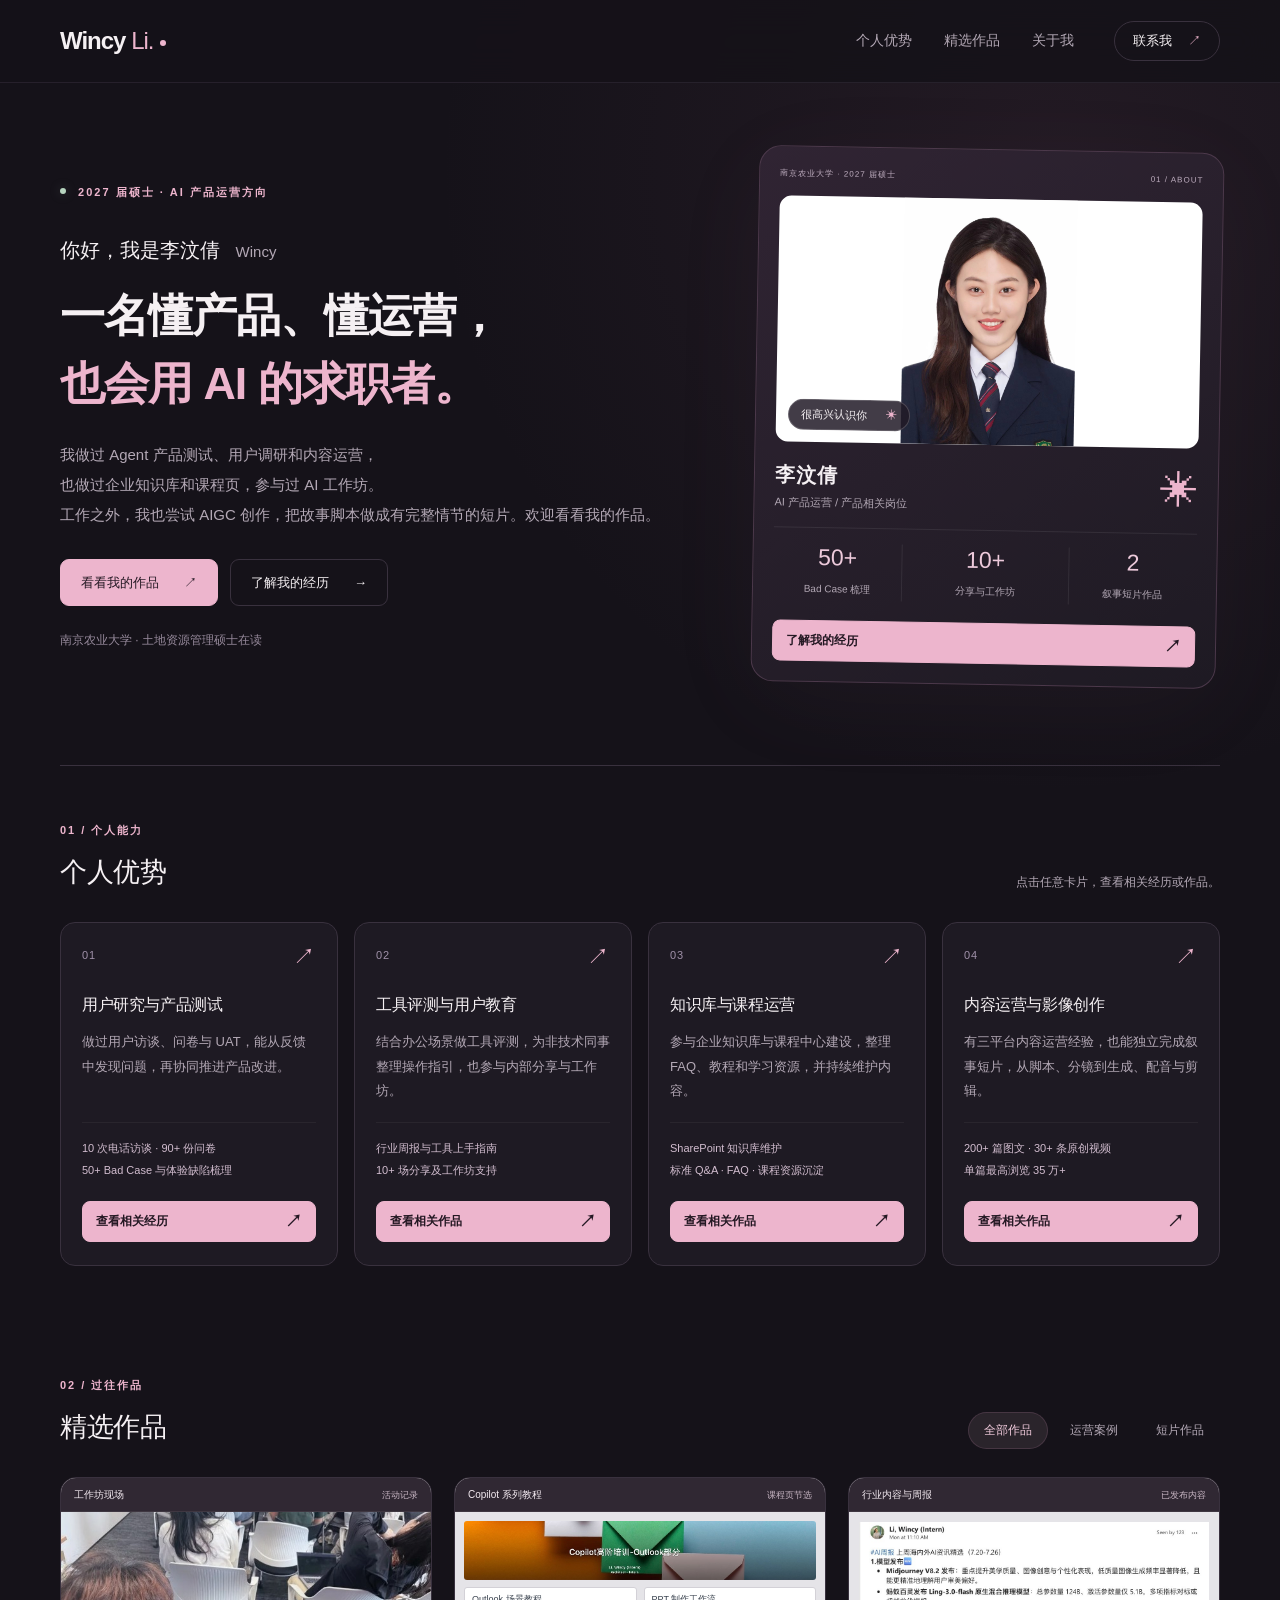
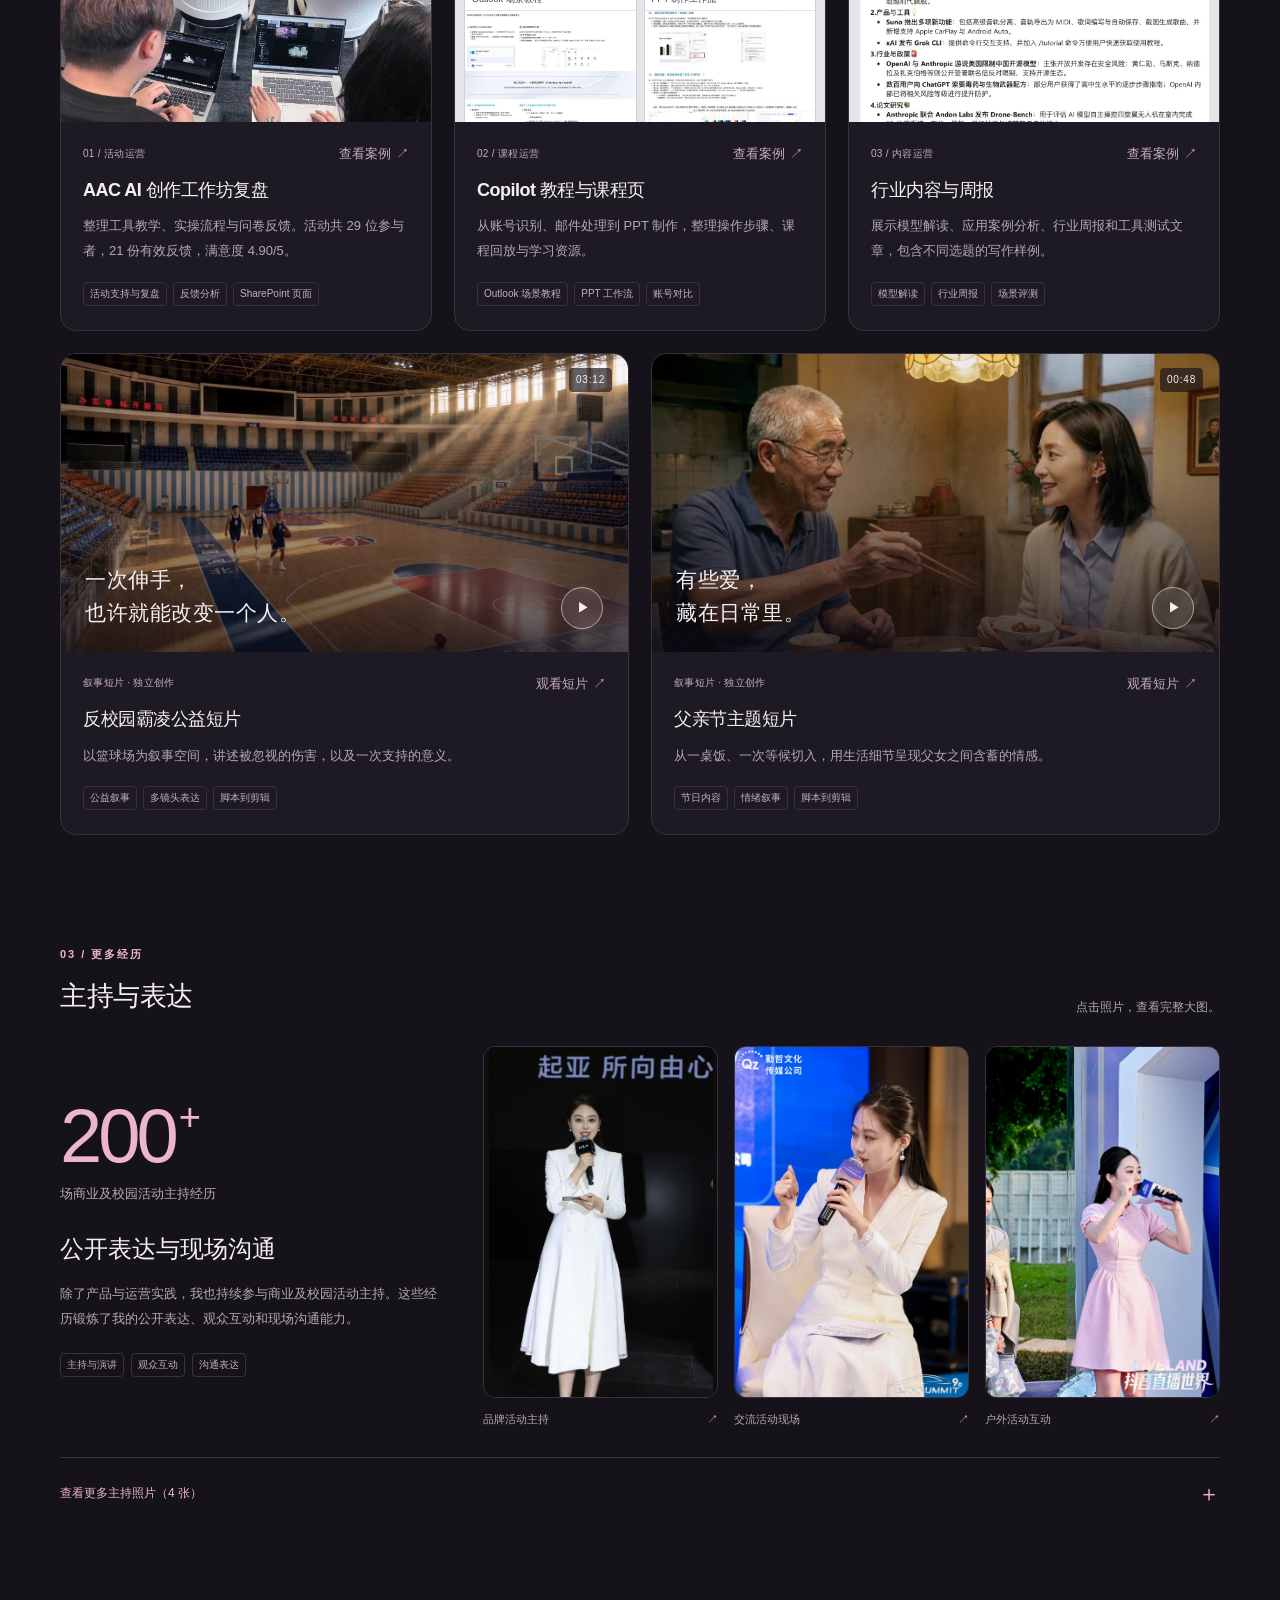
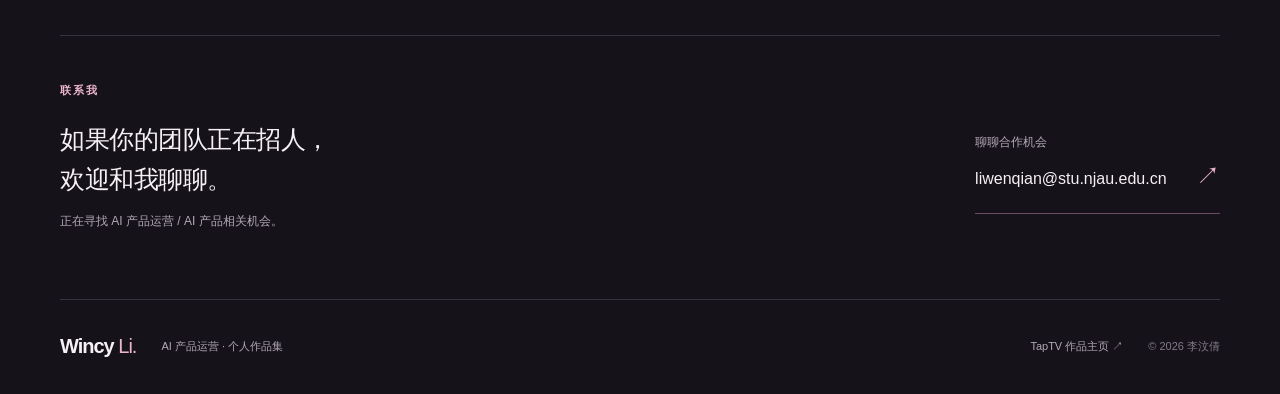
<file: index.html>
<!doctype html><html lang="zh-CN"><head><meta charset="utf-8"><meta name="viewport" content="width=device-width, initial-scale=1"><meta name="description" content="李汶倩，南京农业大学 2027 届硕士，关注 AI 产品运营、用户教育与 AIGC 创作。查看精选运营案例与 AI 短片。"><meta name="theme-color" content="#151219"><title>AI 产品运营 · 个人作品集｜李汶倩 Wincy Li</title><link rel="stylesheet" href="styles.css?v=experience-1"><link rel="stylesheet" href="home.css?v=experience-1"><script src="script.js?v=hosting-1" defer></script></head><body><a class="skip-link" href="#main">跳到主要内容</a><header class="site-header"><nav class="nav shell" aria-label="主导航"><a class="brand" href="index.html" aria-label="李汶倩首页">Wincy<span> Li.</span><i></i></a><div class="nav-links"><a href="index.html#strengths">个人优势</a><a href="index.html#work">精选作品</a><a href="about.html">关于我</a></div><a class="nav-contact" href="mailto:liwenqian@stu.njau.edu.cn">联系我 <span aria-hidden="true">↗</span></a></nav></header>
<main id="main">
<section class="hero shell">
  <div class="hero-copy"><p class="eyebrow"><span class="status-dot"></span> 2027 届硕士 · AI 产品运营方向</p>
    <p class="hello">你好，我是李汶倩 <span>Wincy</span></p>
    <h1 class="direct-headline">一名懂产品、懂运营，<br><em>也会用 AI 的求职者。</em></h1>
    <p class="hero-description">我做过 Agent 产品测试、用户调研和内容运营，<br class="desktop-break">也做过企业知识库和课程页，参与过 AI 工作坊。<br class="desktop-break">工作之外，我也尝试 AIGC 创作，把故事脚本做成有完整情节的短片。欢迎看看我的作品。</p>
    <div class="hero-actions"><a class="button primary" href="#work">看看我的作品 <span>↗</span></a><a class="button secondary" href="about.html">了解我的经历 <span>→</span></a></div>
    <p class="hero-footnote">南京农业大学 · 土地资源管理硕士在读</p>
  </div>
  <a class="profile-card interactive-card" href="about.html" aria-label="了解李汶倩的经历"><div class="profile-topline"><span>南京农业大学 · 2027 届硕士</span><span>01 / ABOUT</span></div>
    <div class="profile-photo"><img src="assets/profile.jpg" alt="李汶倩个人照片" width="600" height="800" fetchpriority="high"><span class="photo-label">很高兴认识你 <i>✳</i></span></div>
    <div class="profile-caption"><div><strong>李汶倩</strong><span>AI 产品运营 / 产品相关岗位</span></div><span class="sparkle" aria-hidden="true">✳</span></div>
    <div class="profile-facts"><div><strong>50+</strong><span>Bad Case 梳理</span></div><div><strong>10+</strong><span>分享与工作坊</span></div><div><strong>2</strong><span>叙事短片作品</span></div></div>
    <span class="profile-cta">了解我的经历 <span aria-hidden="true">↗</span></span>
  </a>
</section>
<section class="section shell strengths" id="strengths">
  <div class="section-heading"><div><p class="eyebrow">01 / 个人能力</p><h2>个人优势</h2></div><p>点击任意卡片，查看相关经历或作品。</p></div>
  <div class="strength-grid">
    <a class="strength-card interactive-card" href="about.html" aria-label="用户研究与产品测试：查看相关经历"><span class="card-number">01 <i aria-hidden="true">↗</i></span><h3>用户研究与产品测试</h3><p>做过用户访谈、问卷与 UAT，能从反馈中发现问题，再协同推进产品改进。</p><div class="evidence">10 次电话访谈 · 90+ 份问卷<br>50+ Bad Case 与体验缺陷梳理</div><span class="strength-link">查看相关经历 <span aria-hidden="true">↗</span></span></a>
    <a class="strength-card interactive-card" href="projects/ai-content.html" aria-label="工具评测与用户教育：查看相关作品"><span class="card-number">02 <i aria-hidden="true">↗</i></span><h3>工具评测与用户教育</h3><p>结合办公场景做工具评测，为非技术同事整理操作指引，也参与内部分享与工作坊。</p><div class="evidence">行业周报与工具上手指南<br>10+ 场分享及工作坊支持</div><span class="strength-link">查看相关作品 <span aria-hidden="true">↗</span></span></a>
    <a class="strength-card interactive-card" href="projects/knowledge.html" aria-label="知识库与课程运营：查看相关作品"><span class="card-number">03 <i aria-hidden="true">↗</i></span><h3>知识库与课程运营</h3><p>参与企业知识库与课程中心建设，整理 FAQ、教程和学习资源，并持续维护内容。</p><div class="evidence">SharePoint 知识库维护<br>标准 Q&amp;A · FAQ · 课程资源沉淀</div><span class="strength-link">查看相关作品 <span aria-hidden="true">↗</span></span></a>
    <a class="strength-card interactive-card" href="projects/anti-bullying.html" aria-label="内容运营与影像创作：查看相关作品"><span class="card-number">04 <i aria-hidden="true">↗</i></span><h3>内容运营与影像创作</h3><p>有三平台内容运营经验，也能独立完成叙事短片，从脚本、分镜到生成、配音与剪辑。</p><div class="evidence">200+ 篇图文 · 30+ 条原创视频<br>单篇最高浏览 35 万+</div><span class="strength-link">查看相关作品 <span aria-hidden="true">↗</span></span></a>
  </div>
</section>
<section class="section shell" id="work">
  <div class="section-heading"><div><p class="eyebrow">02 / 过往作品</p><h2>精选作品</h2></div><div class="filters" role="group" aria-label="作品分类"><button class="filter active" data-filter="all" aria-pressed="true">全部作品</button><button class="filter" data-filter="operations" aria-pressed="false">运营案例</button><button class="filter" data-filter="film" aria-pressed="false">短片作品</button></div></div>
  <p class="sr-only" id="filter-status" aria-live="polite"></p>
  <div class="work-grid">
    <article class="work-card" data-category="operations"><a class="work-link" href="projects/community.html"><div class="work-cover cover-real cover-live"><div class="cover-kicker"><span>工作坊现场</span><span>活动记录</span></div><div class="real-media"><img src="assets/work/workshop-live.jpg" alt="AAC 创作工作坊真实现场：参与者使用笔记本电脑进行创作实操" loading="lazy" width="582" height="389"></div></div><div class="work-body"><div class="work-meta"><span>01 / 活动运营</span><span>查看案例 ↗</span></div><h3>AAC AI 创作工作坊复盘</h3><p>整理工具教学、实操流程与问卷反馈。活动共 29 位参与者，21 份有效反馈，满意度 4.90/5。</p><div class="tags"><span>活动支持与复盘</span><span>反馈分析</span><span>SharePoint 页面</span></div></div></a></article>
    <article class="work-card" data-category="operations"><a class="work-link" href="projects/knowledge.html"><div class="work-cover cover-real cover-course"><div class="cover-kicker"><span>Copilot 系列教程</span><span>课程页节选</span></div><div class="course-preview"><img class="course-banner" src="assets/work/outlook-course-header.jpg" alt="Copilot Outlook 课程页的原始横幅" loading="lazy" width="1099" height="183"><div class="course-preview-grid"><div><span>Outlook 场景教程</span><img src="assets/work/outlook-guide.jpg" alt="Outlook 教程中的操作步骤与界面截图" loading="lazy"></div><div><span>PPT 制作工作流</span><img src="assets/work/copilot-guide.jpg" alt="Copilot PPT 教程中的功能演示与课后工作流" loading="lazy"></div></div></div></div><div class="work-body"><div class="work-meta"><span>02 / 课程运营</span><span>查看案例 ↗</span></div><h3>Copilot 教程与课程页</h3><p>从账号识别、邮件处理到 PPT 制作，整理操作步骤、课程回放与学习资源。</p><div class="tags"><span>Outlook 场景教程</span><span>PPT 工作流</span><span>账号对比</span></div></div></a></article>
    <article class="work-card" data-category="operations"><a class="work-link" href="projects/ai-content.html"><div class="work-cover cover-real cover-editorial"><div class="cover-kicker"><span>行业内容与周报</span><span>已发布内容</span></div><div class="real-media"><img src="assets/work/weekly-post-cover.jpg" alt="李汶倩发布的行业周报原文截图，包含模型、产品与行业动态栏目" loading="lazy" width="1096" height="650"></div></div><div class="work-body"><div class="work-meta"><span>03 / 内容运营</span><span>查看案例 ↗</span></div><h3>行业内容与周报</h3><p>展示模型解读、应用案例分析、行业周报和工具测试文章，包含不同选题的写作样例。</p><div class="tags"><span>模型解读</span><span>行业周报</span><span>场景评测</span></div></div></a></article>
    <article class="work-card film-card" data-category="film"><a class="work-link" href="projects/anti-bullying.html"><div class="work-cover film-cover"><img src="assets/work/anti-bullying.jpg" alt="反校园霸凌短片：阳光下的篮球场" loading="lazy" width="1280" height="720"><span class="play-icon" aria-hidden="true">▶</span><span class="film-duration">03:12</span><span class="film-overlay-title">一次伸手，<br>也许就能改变一个人。</span></div><div class="work-body"><div class="work-meta"><span>叙事短片 · 独立创作</span><span>观看短片 ↗</span></div><h3>反校园霸凌公益短片</h3><p>以篮球场为叙事空间，讲述被忽视的伤害，以及一次支持的意义。</p><div class="tags"><span>公益叙事</span><span>多镜头表达</span><span>脚本到剪辑</span></div></div></a></article>
    <article class="work-card film-card" data-category="film"><a class="work-link" href="projects/fathers-day.html"><div class="work-cover film-cover"><img src="assets/work/fathers-day.jpg" alt="父亲节短片：父亲与女儿围坐餐桌" loading="lazy" width="1280" height="720"><span class="play-icon" aria-hidden="true">▶</span><span class="film-duration">00:48</span><span class="film-overlay-title">有些爱，<br>藏在日常里。</span></div><div class="work-body"><div class="work-meta"><span>叙事短片 · 独立创作</span><span>观看短片 ↗</span></div><h3>父亲节主题短片</h3><p>从一桌饭、一次等候切入，用生活细节呈现父女之间含蓄的情感。</p><div class="tags"><span>节日内容</span><span>情绪叙事</span><span>脚本到剪辑</span></div></div></a></article>
  </div>
</section>
<section class="section shell hosting" id="hosting" aria-labelledby="hosting-title">
  <div class="section-heading"><div><p class="eyebrow">03 / 更多经历</p><h2 id="hosting-title">主持与表达</h2></div><p>点击照片，查看完整大图。</p></div>
  <div class="hosting-layout">
    <div class="hosting-intro">
      <p class="hosting-count"><strong>200<span>+</span></strong><span>场商业及校园活动主持经历</span></p>
      <h3>公开表达与现场沟通</h3>
      <p>除了产品与运营实践，我也持续参与商业及校园活动主持。这些经历锻炼了我的公开表达、观众互动和现场沟通能力。</p>
      <div class="tags hosting-tags"><span>主持与演讲</span><span>观众互动</span><span>沟通表达</span></div>
    </div>
    <div class="hosting-gallery hosting-featured">
      <figure><a href="assets/hosting/event-01.jpg" data-zoom aria-label="放大查看：品牌活动主持"><img src="assets/hosting/event-01.jpg" alt="李汶倩身着白色礼服，手持话筒主持品牌活动" width="1025" height="1600" loading="lazy"></a><figcaption>品牌活动主持 <span aria-hidden="true">↗</span></figcaption></figure>
      <figure><a href="assets/hosting/event-04.jpg" data-zoom aria-label="放大查看：交流活动现场"><img src="assets/hosting/event-04.jpg" alt="李汶倩在交流活动现场，手持话筒发言" width="1066" height="1600" loading="lazy"></a><figcaption>交流活动现场 <span aria-hidden="true">↗</span></figcaption></figure>
      <figure><a href="assets/hosting/event-03.jpg" data-zoom aria-label="放大查看：户外活动互动"><img src="assets/hosting/event-03.jpg" alt="李汶倩身着粉色礼服，在户外活动现场主持互动" width="1067" height="1600" loading="lazy"></a><figcaption>户外活动互动 <span aria-hidden="true">↗</span></figcaption></figure>
    </div>
  </div>
  <details class="hosting-more">
    <summary><span class="hosting-more-closed">查看更多主持照片（4 张）</span><span class="hosting-more-open">收起更多照片</span><span class="hosting-toggle" aria-hidden="true">＋</span></summary>
    <div class="hosting-gallery hosting-additional">
      <figure><a href="assets/hosting/event-02.jpg" data-zoom aria-label="放大查看：商业活动现场"><img src="assets/hosting/event-02.jpg" alt="李汶倩身着白色西装，手持主持卡站在活动背景板前" width="1600" height="1067" loading="lazy"></a><figcaption>商业活动现场 <span aria-hidden="true">↗</span></figcaption></figure>
      <figure><a href="assets/hosting/event-05.jpg" data-zoom aria-label="放大查看：品牌活动现场"><img src="assets/hosting/event-05.jpg" alt="李汶倩在粉色品牌活动背景前主持" width="1600" height="1064" loading="lazy"></a><figcaption>品牌活动现场 <span aria-hidden="true">↗</span></figcaption></figure>
      <figure><a href="assets/hosting/event-06.jpg" data-zoom aria-label="放大查看：商会活动主持"><img src="assets/hosting/event-06.jpg" alt="李汶倩在杭州市舟山商会活动背景前，手持话筒与主持卡" width="1600" height="1065" loading="lazy"></a><figcaption>商会活动主持 <span aria-hidden="true">↗</span></figcaption></figure>
      <figure><a href="assets/hosting/event-07.jpg" data-zoom aria-label="放大查看：舞台主持现场"><img src="assets/hosting/event-07.jpg" alt="李汶倩在红色舞台背景前，面向观众持麦主持" width="1600" height="1067" loading="lazy"></a><figcaption>舞台主持现场 <span aria-hidden="true">↗</span></figcaption></figure>
    </div>
  </details>
</section>
<section class="contact-section shell"><div><p class="eyebrow">联系我</p><h2>如果你的团队正在招人，<br>欢迎和我聊聊。</h2><p>正在寻找 AI 产品运营 / AI 产品相关机会。</p></div><a class="contact-link" href="mailto:liwenqian@stu.njau.edu.cn"><span>聊聊合作机会</span><strong>liwenqian@stu.njau.edu.cn <i>↗</i></strong></a></section>
</main><footer class="footer shell"><a class="brand" href="index.html">Wincy<span> Li.</span></a><p>AI 产品运营 · 个人作品集</p><a href="https://app.tapnow.ai/creator/profile/c95d3948-c4e1-45f8-b459-59875f0d29db" target="_blank" rel="noopener noreferrer">TapTV 作品主页 ↗</a><span class="copyright">© 2026 李汶倩</span></footer></body></html>
</file>
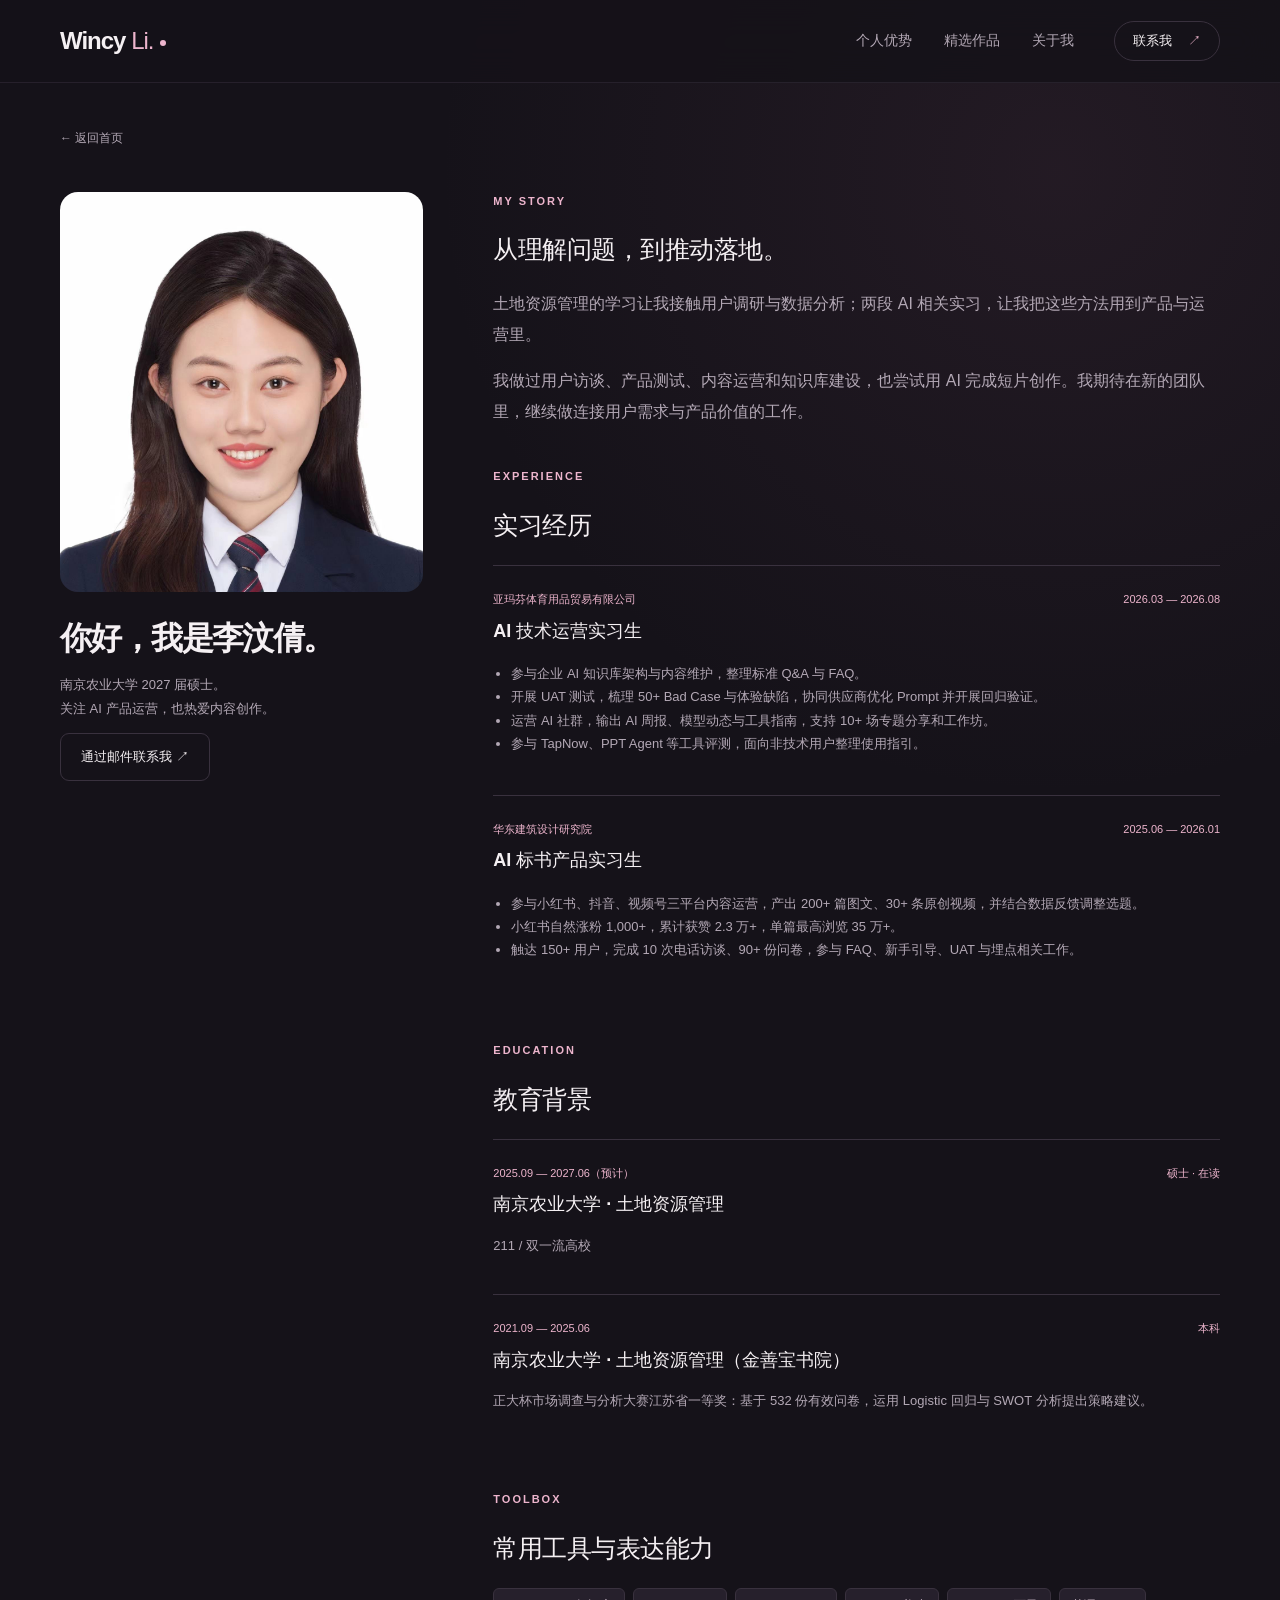
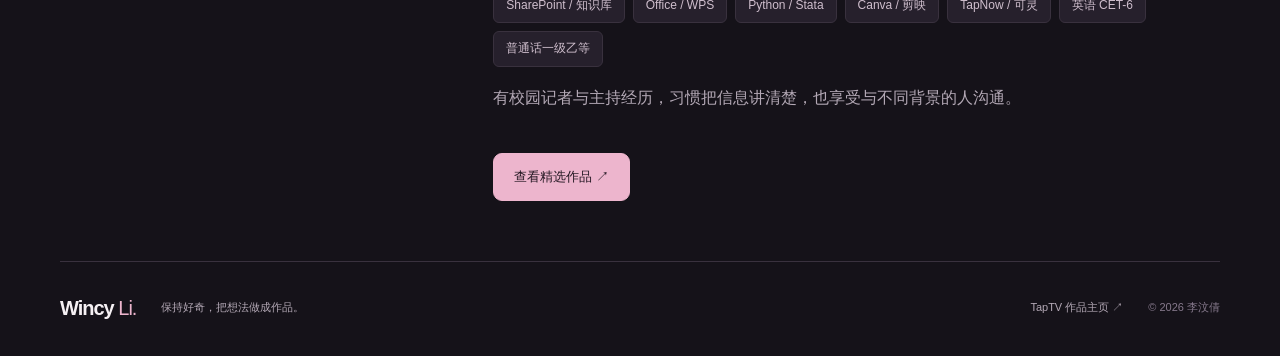
<file: about.html>
<!doctype html><html lang="zh-CN"><head><meta charset="utf-8"><meta name="viewport" content="width=device-width, initial-scale=1"><meta name="description" content="李汶倩的教育背景、AI 技术运营与 AI 标书产品实习经历。"><meta name="theme-color" content="#151219"><title>关于我｜李汶倩 Wincy Li</title><link rel="stylesheet" href="styles.css?v=portfolio-3"><script src="script.js?v=portfolio-3" defer></script></head><body><a class="skip-link" href="#main">跳到主要内容</a><header class="site-header"><nav class="nav shell" aria-label="主导航"><a class="brand" href="index.html" aria-label="李汶倩首页">Wincy<span> Li.</span><i></i></a><div class="nav-links"><a href="index.html#strengths">个人优势</a><a href="index.html#work">精选作品</a><a href="about.html">关于我</a></div><a class="nav-contact" href="mailto:liwenqian@stu.njau.edu.cn">联系我 <span aria-hidden="true">↗</span></a></nav></header>
<main id="main" class="detail-main shell"><a href="index.html" class="breadcrumb">← 返回首页</a><div class="about-layout">
<aside class="about-aside"><img src="assets/profile.jpg" alt="李汶倩" width="600" height="800"><h1>你好，我是李汶倩。</h1><p>南京农业大学 2027 届硕士。<br>关注 AI 产品运营，也热爱内容创作。</p><a class="button secondary" href="mailto:liwenqian@stu.njau.edu.cn">通过邮件联系我 ↗</a></aside>
<div class="about-content"><section class="about-block"><p class="eyebrow">MY STORY</p><h2>从理解问题，到推动落地。</h2><p class="detail-lead">土地资源管理的学习让我接触用户调研与数据分析；两段 AI 相关实习，让我把这些方法用到产品与运营里。</p><p class="detail-lead">我做过用户访谈、产品测试、内容运营和知识库建设，也尝试用 AI 完成短片创作。我期待在新的团队里，继续做连接用户需求与产品价值的工作。</p></section>
<section class="about-block"><p class="eyebrow">EXPERIENCE</p><h2>实习经历</h2>
<article class="timeline-item"><div class="timeline-meta"><span>亚玛芬体育用品贸易有限公司</span><span>2026.03 — 2026.08</span></div><h3>AI 技术运营实习生</h3><ul><li>参与企业 AI 知识库架构与内容维护，整理标准 Q&amp;A 与 FAQ。</li><li>开展 UAT 测试，梳理 50+ Bad Case 与体验缺陷，协同供应商优化 Prompt 并开展回归验证。</li><li>运营 AI 社群，输出 AI 周报、模型动态与工具指南，支持 10+ 场专题分享和工作坊。</li><li>参与 TapNow、PPT Agent 等工具评测，面向非技术用户整理使用指引。</li></ul></article>
<article class="timeline-item"><div class="timeline-meta"><span>华东建筑设计研究院</span><span>2025.06 — 2026.01</span></div><h3>AI 标书产品实习生</h3><ul><li>参与小红书、抖音、视频号三平台内容运营，产出 200+ 篇图文、30+ 条原创视频，并结合数据反馈调整选题。</li><li>小红书自然涨粉 1,000+，累计获赞 2.3 万+，单篇最高浏览 35 万+。</li><li>触达 150+ 用户，完成 10 次电话访谈、90+ 份问卷，参与 FAQ、新手引导、UAT 与埋点相关工作。</li></ul></article></section>
<section class="about-block"><p class="eyebrow">EDUCATION</p><h2>教育背景</h2><article class="timeline-item"><div class="timeline-meta"><span>2025.09 — 2027.06（预计）</span><span>硕士 · 在读</span></div><h3>南京农业大学 · 土地资源管理</h3><p>211 / 双一流高校</p></article><article class="timeline-item"><div class="timeline-meta"><span>2021.09 — 2025.06</span><span>本科</span></div><h3>南京农业大学 · 土地资源管理（金善宝书院）</h3><p>正大杯市场调查与分析大赛江苏省一等奖：基于 532 份有效问卷，运用 Logistic 回归与 SWOT 分析提出策略建议。</p></article></section>
<section class="about-block"><p class="eyebrow">TOOLBOX</p><h2>常用工具与表达能力</h2><div class="skill-list"><span>SharePoint / 知识库</span><span>Office / WPS</span><span>Python / Stata</span><span>Canva / 剪映</span><span>TapNow / 可灵</span><span>英语 CET-6</span><span>普通话一级乙等</span></div><p class="detail-lead">有校园记者与主持经历，习惯把信息讲清楚，也享受与不同背景的人沟通。</p></section>
<a class="button primary" href="index.html#work">查看精选作品 ↗</a></div></div></main><footer class="footer shell"><a class="brand" href="index.html">Wincy<span> Li.</span></a><p>保持好奇，把想法做成作品。</p><a href="https://app.tapnow.ai/creator/profile/c95d3948-c4e1-45f8-b459-59875f0d29db" target="_blank" rel="noopener noreferrer">TapTV 作品主页 ↗</a><span class="copyright">© 2026 李汶倩</span></footer></body></html>
</file>
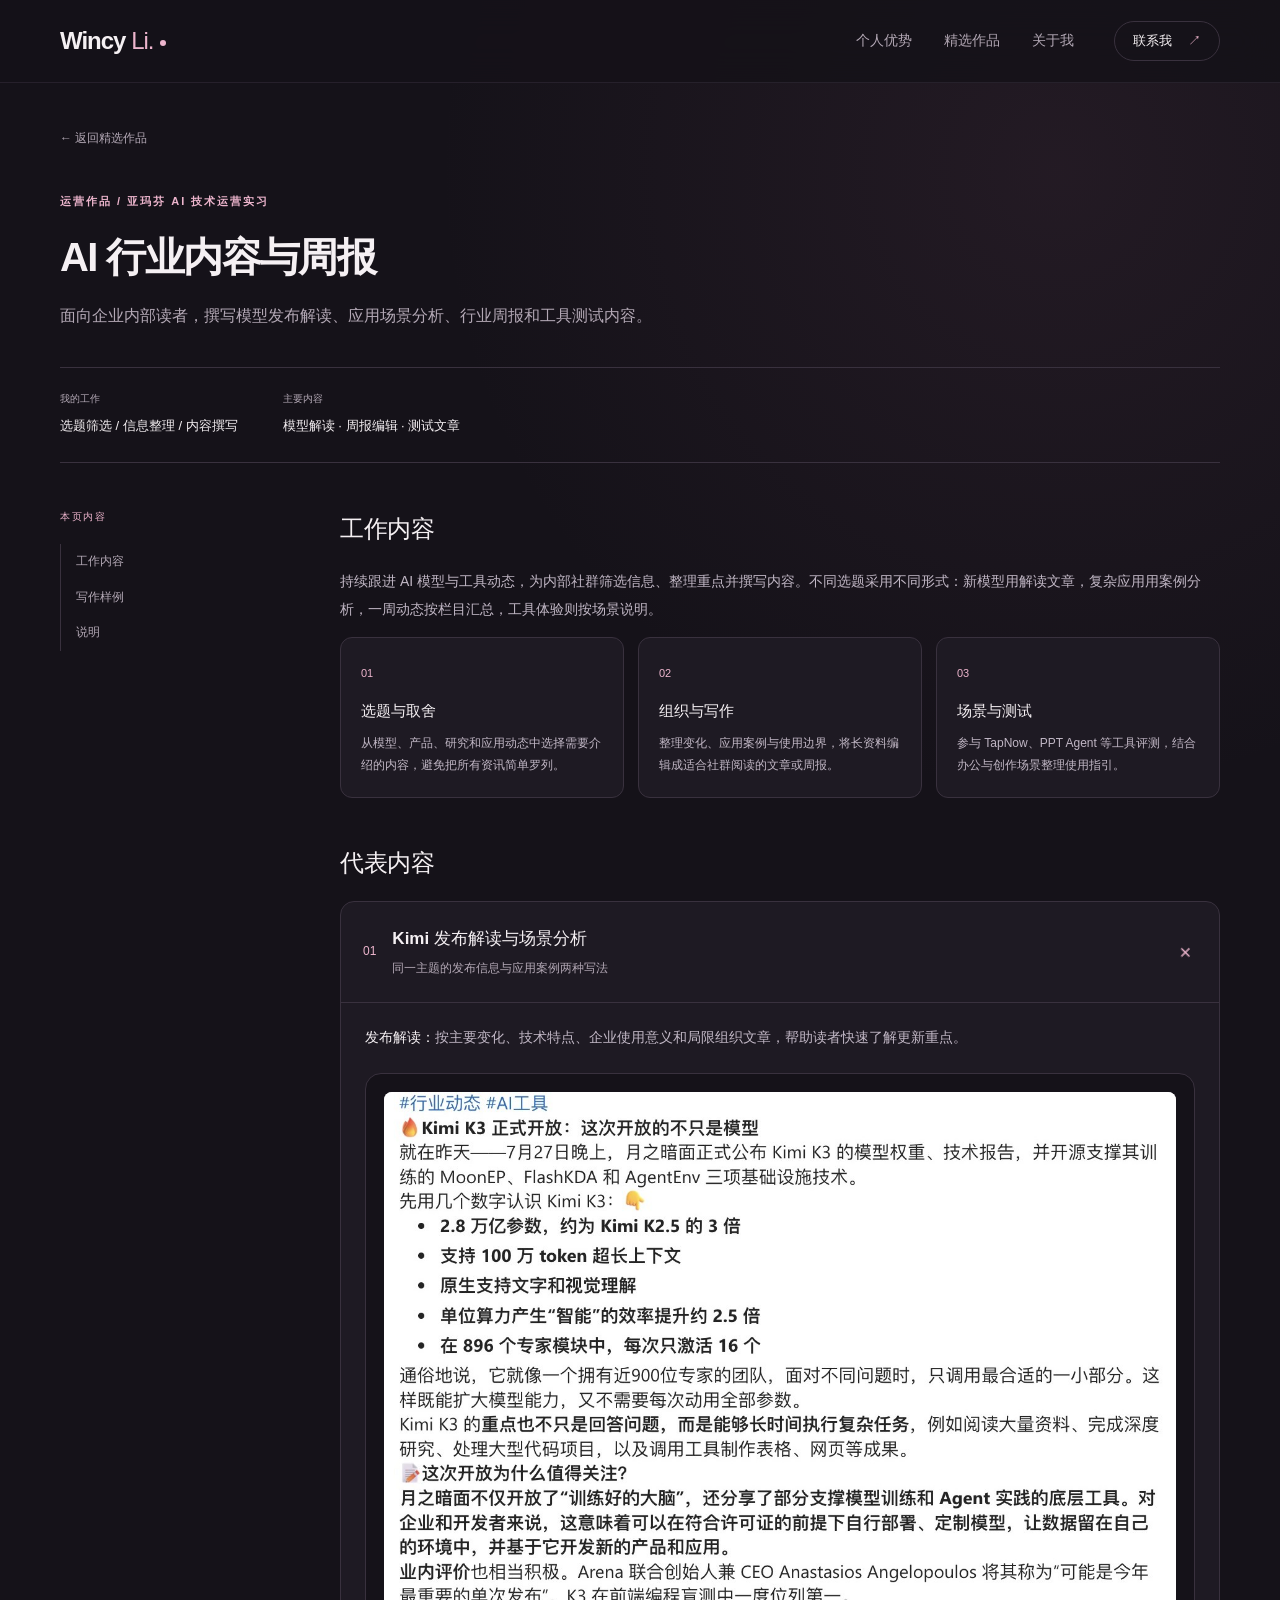
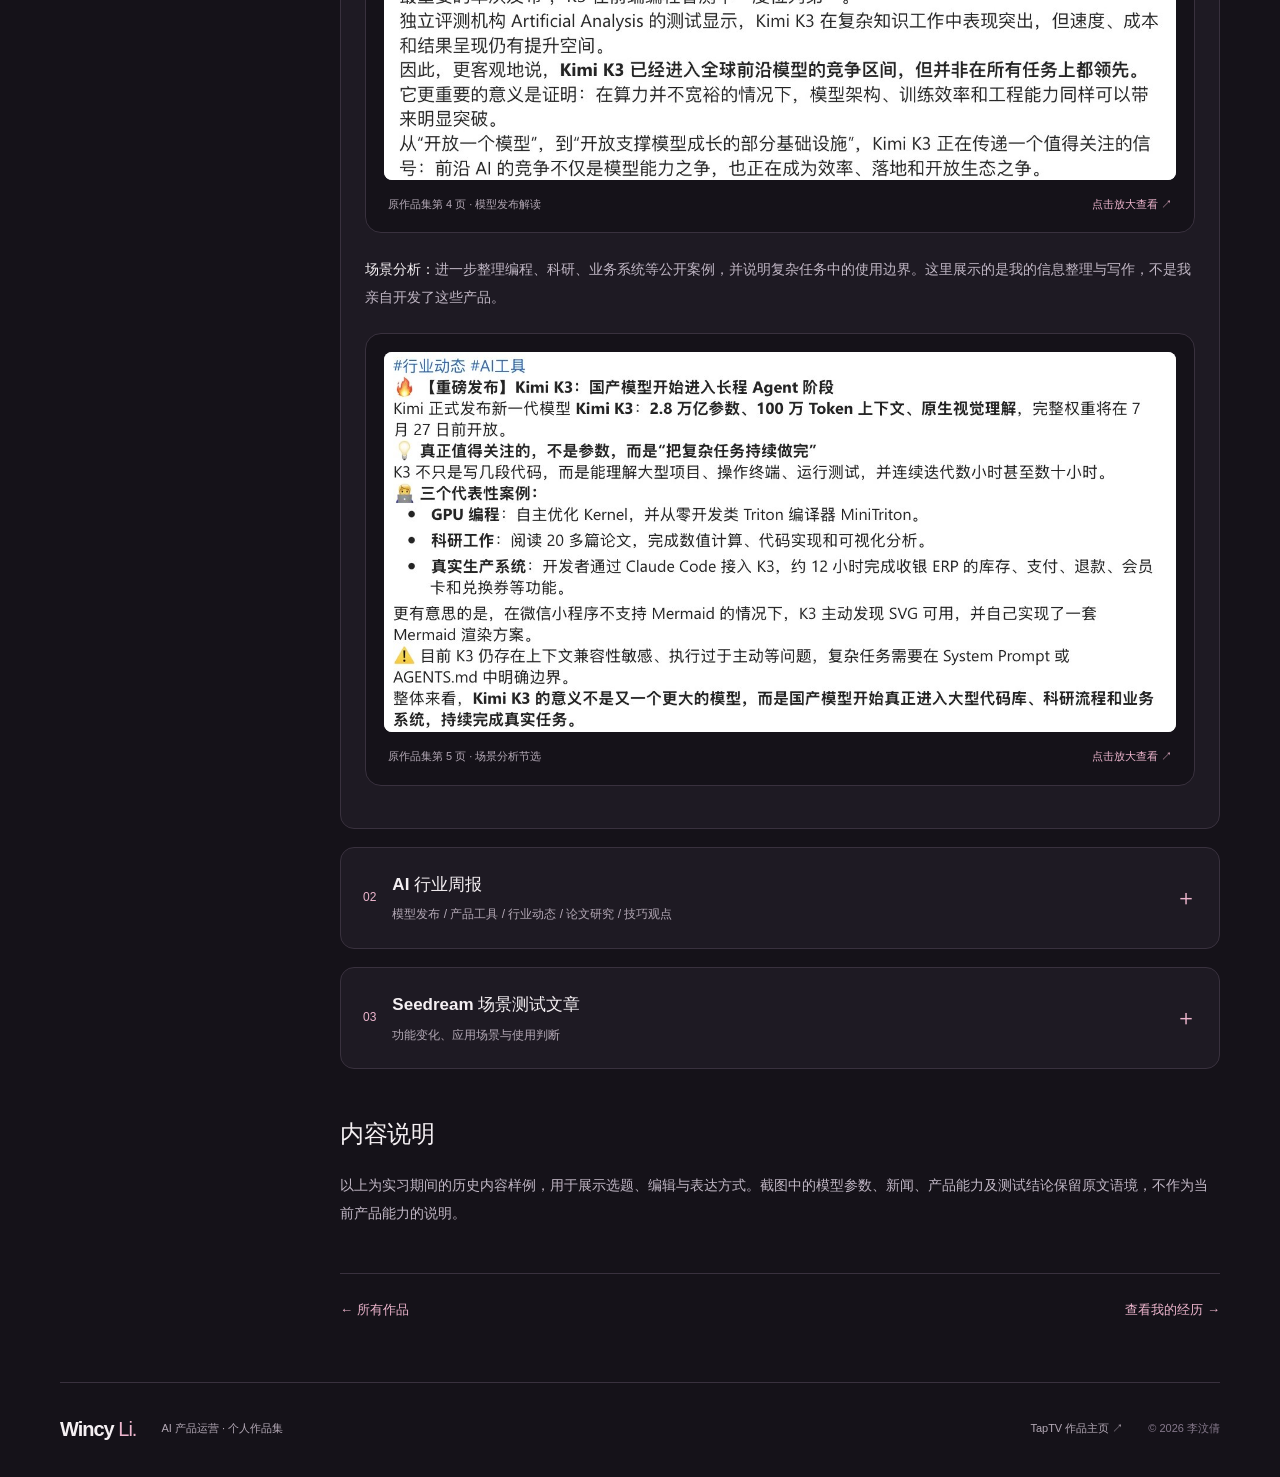
<file: projects/ai-content.html>
<!doctype html><html lang="zh-CN"><head><meta charset="utf-8"><meta name="viewport" content="width=device-width, initial-scale=1"><meta name="description" content="面向企业内部读者，撰写模型发布解读、应用场景分析、行业周报和工具测试内容。"><meta name="theme-color" content="#151219"><title>AI 行业内容与周报｜李汶倩 Wincy Li</title><link rel="stylesheet" href="../styles.css?v=portfolio-3"><script src="../script.js?v=portfolio-3" defer></script></head><body><a class="skip-link" href="#main">跳到主要内容</a><header class="site-header"><nav class="nav shell" aria-label="主导航"><a class="brand" href="../index.html" aria-label="李汶倩首页">Wincy<span> Li.</span><i></i></a><div class="nav-links"><a href="../index.html#strengths">个人优势</a><a href="../index.html#work">精选作品</a><a href="../about.html">关于我</a></div><a class="nav-contact" href="mailto:liwenqian@stu.njau.edu.cn">联系我 <span aria-hidden="true">↗</span></a></nav></header><main id="main" class="detail-main shell"><a href="../index.html#work" class="breadcrumb">← 返回精选作品</a>
<section class="detail-intro"><p class="eyebrow">运营作品 / 亚玛芬 AI 技术运营实习</p><h1>AI 行业内容与周报</h1><p class="detail-lead">面向企业内部读者，撰写模型发布解读、应用场景分析、行业周报和工具测试内容。</p></section>
<dl class="detail-facts"><div><dt>我的工作</dt><dd>选题筛选 / 信息整理 / 内容撰写</dd></div><div><dt>主要内容</dt><dd>模型解读 · 周报编辑 · 测试文章</dd></div></dl>
<div class="detail-layout"><aside class="detail-sidebar"><p>本页内容</p><a href="#section-1">工作内容</a><a href="#section-2">写作样例</a><a href="#section-3">说明</a></aside><div>
<section class="case-section" id="section-1"><h2>工作内容</h2><p>持续跟进 AI 模型与工具动态，为内部社群筛选信息、整理重点并撰写内容。不同选题采用不同形式：新模型用解读文章，复杂应用用案例分析，一周动态按栏目汇总，工具体验则按场景说明。</p><div class="process-grid"><article class="process-item"><span>01</span><h3>选题与取舍</h3><p>从模型、产品、研究和应用动态中选择需要介绍的内容，避免把所有资讯简单罗列。</p></article><article class="process-item"><span>02</span><h3>组织与写作</h3><p>整理变化、应用案例与使用边界，将长资料编辑成适合社群阅读的文章或周报。</p></article><article class="process-item"><span>03</span><h3>场景与测试</h3><p>参与 TapNow、PPT Agent 等工具评测，结合办公与创作场景整理使用指引。</p></article></div></section>
<section class="case-section" id="section-2"><h2>代表内容</h2><details class="sample-block" open><summary><span class="sample-index">01</span><span><strong>Kimi 发布解读与场景分析</strong><small>同一主题的发布信息与应用案例两种写法</small></span><span class="sample-toggle" aria-hidden="true">＋</span></summary><div class="sample-content"><p><strong>发布解读：</strong>按主要变化、技术特点、企业使用意义和局限组织文章，帮助读者快速了解更新重点。</p><figure class="evidence-figure"><a href="../assets/work/kimi-release.jpg" data-zoom><img src="../assets/work/kimi-release.jpg" alt="Kimi 发布解读文章节选" loading="lazy"></a><figcaption>原作品集第 4 页 · 模型发布解读<span>点击放大查看 ↗</span></figcaption></figure><p><strong>场景分析：</strong>进一步整理编程、科研、业务系统等公开案例，并说明复杂任务中的使用边界。这里展示的是我的信息整理与写作，不是我亲自开发了这些产品。</p><figure class="evidence-figure"><a href="../assets/work/kimi-analysis.jpg" data-zoom><img src="../assets/work/kimi-analysis.jpg" alt="Kimi 应用案例与使用边界分析" loading="lazy"></a><figcaption>原作品集第 5 页 · 场景分析节选<span>点击放大查看 ↗</span></figcaption></figure></div></details>
<details class="sample-block"><summary><span class="sample-index">02</span><span><strong>AI 行业周报</strong><small>模型发布 / 产品工具 / 行业动态 / 论文研究 / 技巧观点</small></span><span class="sample-toggle" aria-hidden="true">＋</span></summary><div class="sample-content"><p>按五类主题组织一周资讯，每条提炼事件和主要变化，让读者可以按兴趣快速浏览。相比单条快讯，这份样例主要展示信息取舍、分类和摘要能力。</p><figure class="evidence-figure"><a href="../assets/work/ai-weekly.jpg" data-zoom><img src="../assets/work/ai-weekly.jpg" alt="AI 周报按五类栏目整理行业资讯" loading="lazy"></a><figcaption>原作品集第 8 页 · 7 月 20–26 日周报样例<span>点击放大查看 ↗</span></figcaption></figure></div></details>
<details class="sample-block"><summary><span class="sample-index">03</span><span><strong>Seedream 场景测试文章</strong><small>功能变化、应用场景与使用判断</small></span><span class="sample-toggle" aria-hidden="true">＋</span></summary><div class="sample-content"><p>围绕图片创作与办公需求整理测试内容，包括画面、文字和参考素材等场景的说明。这份样例作为工具测试内容写作的补充，与前面的行业解读区分展示。</p><figure class="evidence-figure"><a href="../assets/work/content-review.jpg" data-zoom><img src="../assets/work/content-review.jpg" alt="Seedream 场景测试文章" loading="lazy"></a><figcaption>原作品集第 6 页 · 场景测试内容节选<span>点击放大查看 ↗</span></figcaption></figure></div></details> </section>
<section class="case-section" id="section-3"><h2>内容说明</h2><p>以上为实习期间的历史内容样例，用于展示选题、编辑与表达方式。截图中的模型参数、新闻、产品能力及测试结论保留原文语境，不作为当前产品能力的说明。</p></section>
<div class="next-case"><a href="../index.html#work">← 所有作品</a><a href="../about.html">查看我的经历 →</a></div></div></div></main><footer class="footer shell"><a class="brand" href="../index.html">Wincy<span> Li.</span></a><p>AI 产品运营 · 个人作品集</p><a href="https://app.tapnow.ai/creator/profile/c95d3948-c4e1-45f8-b459-59875f0d29db" target="_blank" rel="noopener noreferrer">TapTV 作品主页 ↗</a><span class="copyright">© 2026 李汶倩</span></footer></body></html>
</file>
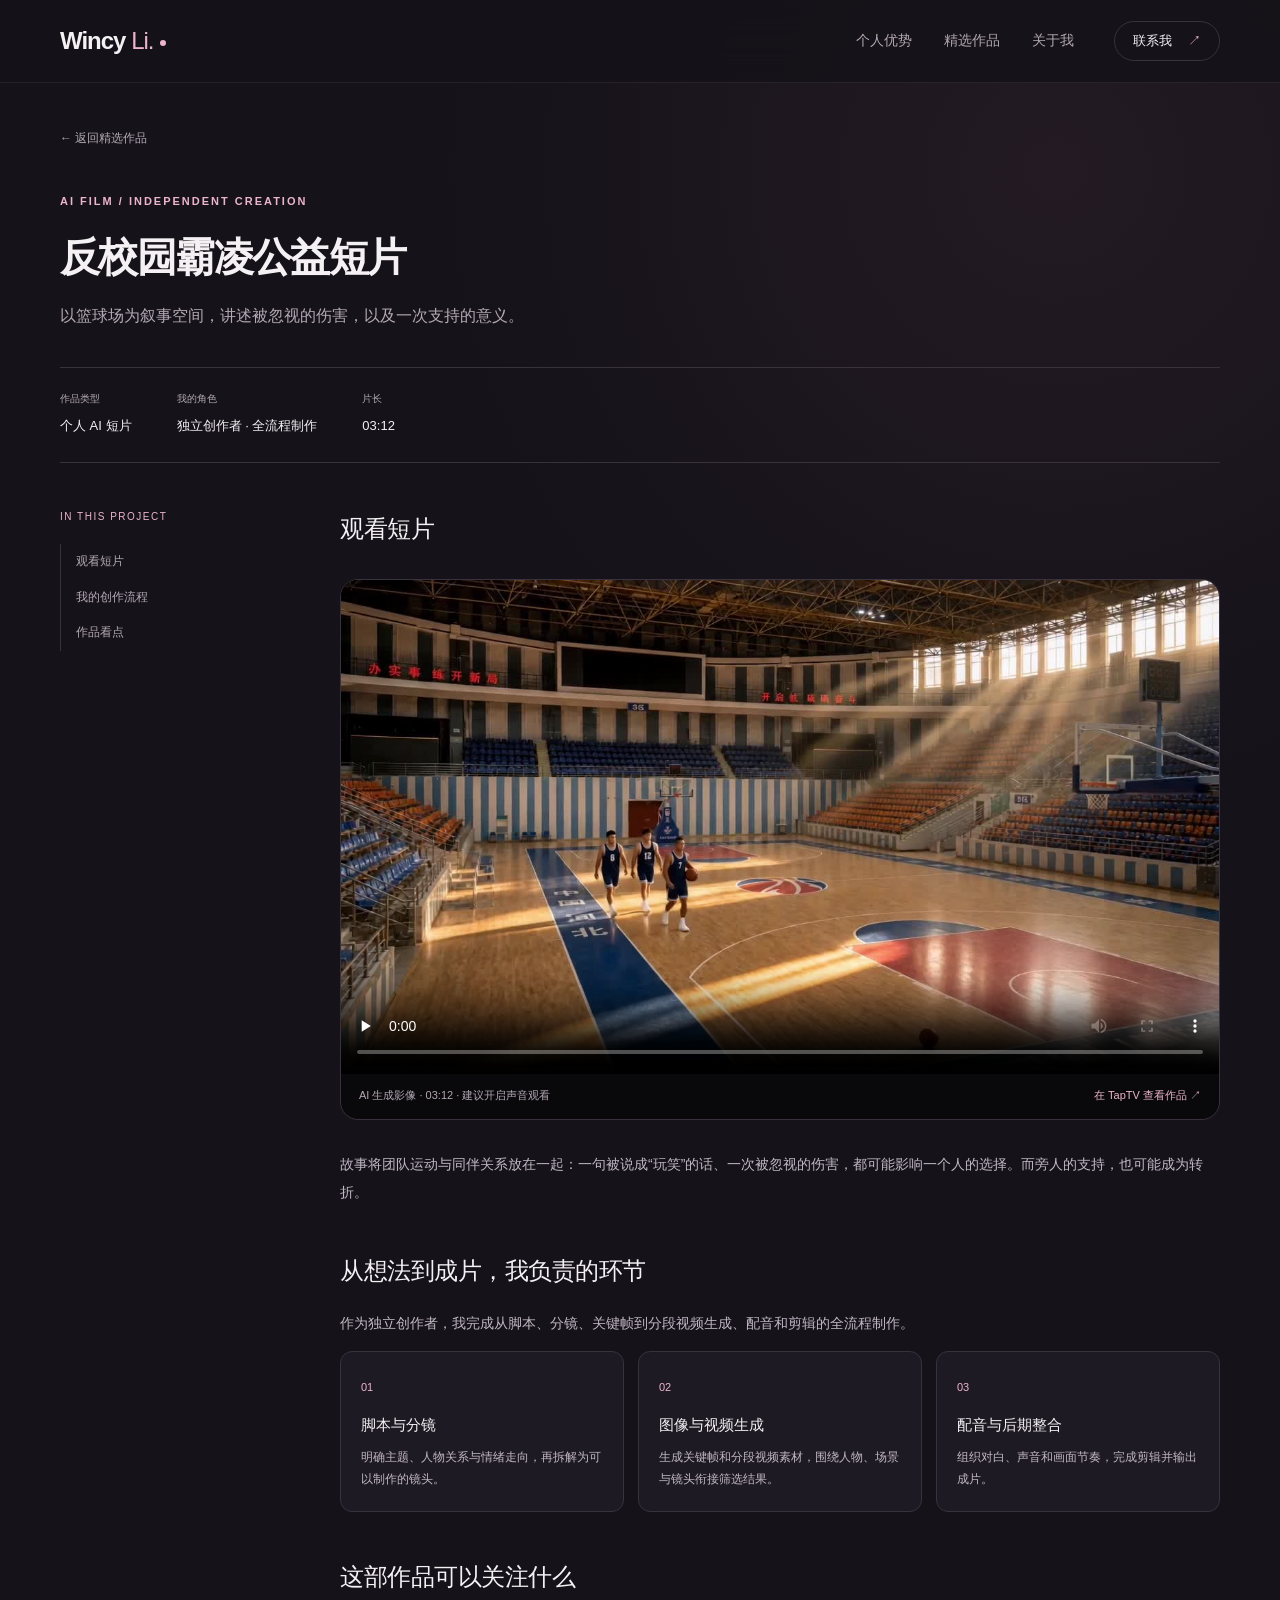
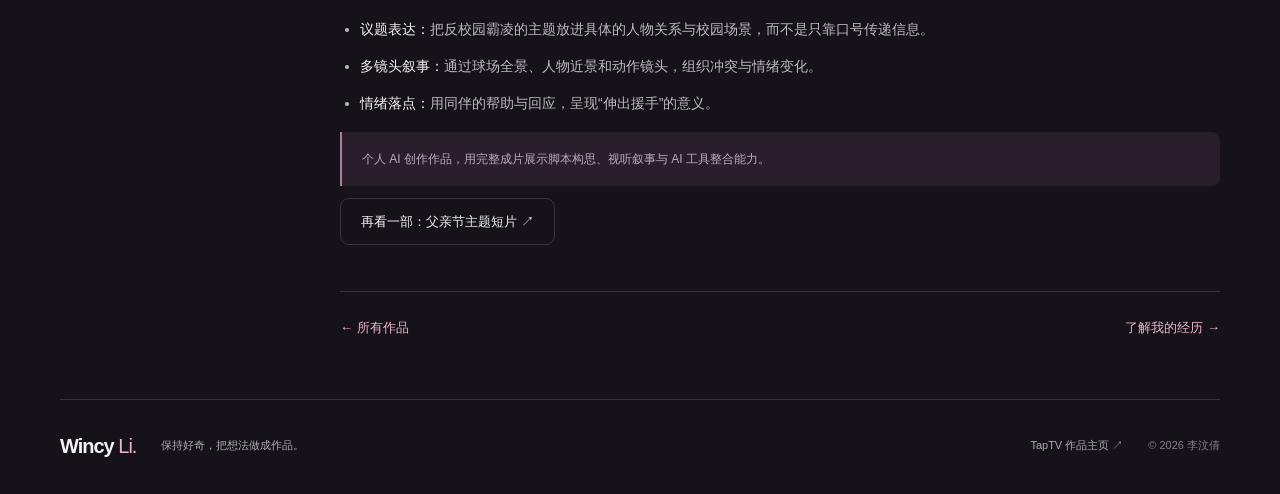
<file: projects/anti-bullying.html>
<!doctype html><html lang="zh-CN"><head><meta charset="utf-8"><meta name="viewport" content="width=device-width, initial-scale=1"><meta name="description" content="以篮球场为叙事空间，讲述被忽视的伤害，以及一次支持的意义。"><meta name="theme-color" content="#151219"><title>反校园霸凌公益短片｜李汶倩 Wincy Li</title><link rel="stylesheet" href="../styles.css?v=portfolio-3"><script src="../script.js?v=portfolio-3" defer></script></head><body><a class="skip-link" href="#main">跳到主要内容</a><header class="site-header"><nav class="nav shell" aria-label="主导航"><a class="brand" href="../index.html" aria-label="李汶倩首页">Wincy<span> Li.</span><i></i></a><div class="nav-links"><a href="../index.html#strengths">个人优势</a><a href="../index.html#work">精选作品</a><a href="../about.html">关于我</a></div><a class="nav-contact" href="mailto:liwenqian@stu.njau.edu.cn">联系我 <span aria-hidden="true">↗</span></a></nav></header><main id="main" class="detail-main shell film-detail"><a href="../index.html#work" class="breadcrumb">← 返回精选作品</a><section class="detail-intro"><p class="eyebrow">AI FILM / INDEPENDENT CREATION</p><h1>反校园霸凌公益短片</h1><p class="detail-lead">以篮球场为叙事空间，讲述被忽视的伤害，以及一次支持的意义。</p></section><dl class="detail-facts"><div><dt>作品类型</dt><dd>个人 AI 短片</dd></div><div><dt>我的角色</dt><dd>独立创作者 · 全流程制作</dd></div><div><dt>片长</dt><dd>03:12</dd></div></dl><div class="detail-layout"><aside class="detail-sidebar"><p>IN THIS PROJECT</p><a href="#section-1">观看短片</a><a href="#section-2">我的创作流程</a><a href="#section-3">作品看点</a></aside><div><section class="case-section" id="section-1"><h2>观看短片</h2><div class="video-frame"><video controls playsinline preload="none" poster="../assets/work/anti-bullying.jpg" aria-label="反校园霸凌公益短片"><source src="../assets/video/anti-bullying.mp4" type="video/mp4">当前浏览器不支持播放，请前往 <a href="https://app.tapnow.ai/creator/profile/c95d3948-c4e1-45f8-b459-59875f0d29db">TapTV 作品主页</a> 查看。</video><div class="video-caption"><span>AI 生成影像 · 03:12 · 建议开启声音观看</span><a href="https://app.tapnow.ai/creator/profile/c95d3948-c4e1-45f8-b459-59875f0d29db" target="_blank" rel="noopener noreferrer">在 TapTV 查看作品 ↗</a></div></div><p>故事将团队运动与同伴关系放在一起：一句被说成“玩笑”的话、一次被忽视的伤害，都可能影响一个人的选择。而旁人的支持，也可能成为转折。</p></section><section class="case-section" id="section-2"><h2>从想法到成片，我负责的环节</h2><p>作为独立创作者，我完成从脚本、分镜、关键帧到分段视频生成、配音和剪辑的全流程制作。</p><div class="process-grid"><article class="process-item"><span>01</span><h3>脚本与分镜</h3><p>明确主题、人物关系与情绪走向，再拆解为可以制作的镜头。</p></article><article class="process-item"><span>02</span><h3>图像与视频生成</h3><p>生成关键帧和分段视频素材，围绕人物、场景与镜头衔接筛选结果。</p></article><article class="process-item"><span>03</span><h3>配音与后期整合</h3><p>组织对白、声音和画面节奏，完成剪辑并输出成片。</p></article></div></section><section class="case-section" id="section-3"><h2>这部作品可以关注什么</h2><ul><li><strong>议题表达：</strong>把反校园霸凌的主题放进具体的人物关系与校园场景，而不是只靠口号传递信息。</li><li><strong>多镜头叙事：</strong>通过球场全景、人物近景和动作镜头，组织冲突与情绪变化。</li><li><strong>情绪落点：</strong>用同伴的帮助与回应，呈现“伸出援手”的意义。</li></ul><p class="note">个人 AI 创作作品，用完整成片展示脚本构思、视听叙事与 AI 工具整合能力。</p><a class="button secondary" href="fathers-day.html">再看一部：父亲节主题短片 ↗</a></section><div class="next-case"><a href="../index.html#work">← 所有作品</a><a href="../about.html">了解我的经历 →</a></div></div></div></main><footer class="footer shell"><a class="brand" href="../index.html">Wincy<span> Li.</span></a><p>保持好奇，把想法做成作品。</p><a href="https://app.tapnow.ai/creator/profile/c95d3948-c4e1-45f8-b459-59875f0d29db" target="_blank" rel="noopener noreferrer">TapTV 作品主页 ↗</a><span class="copyright">© 2026 李汶倩</span></footer></body></html>
</file>
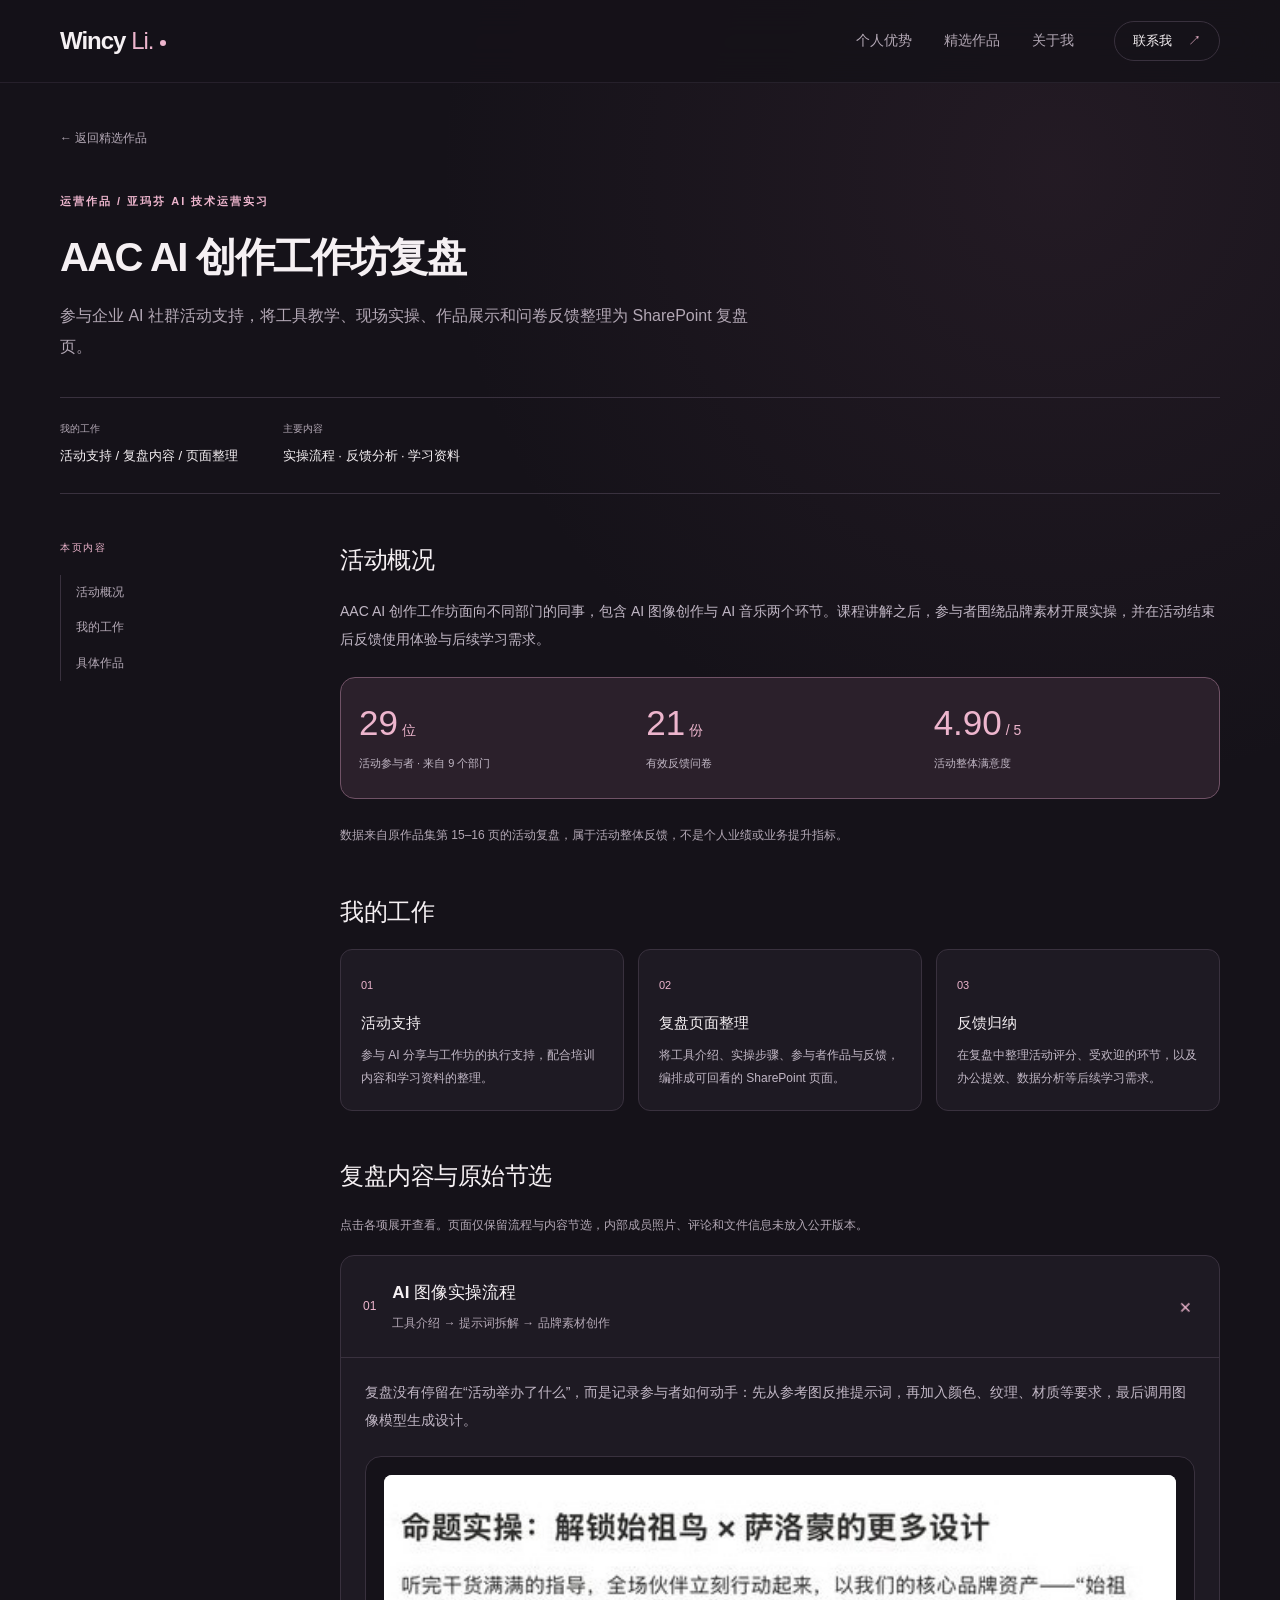
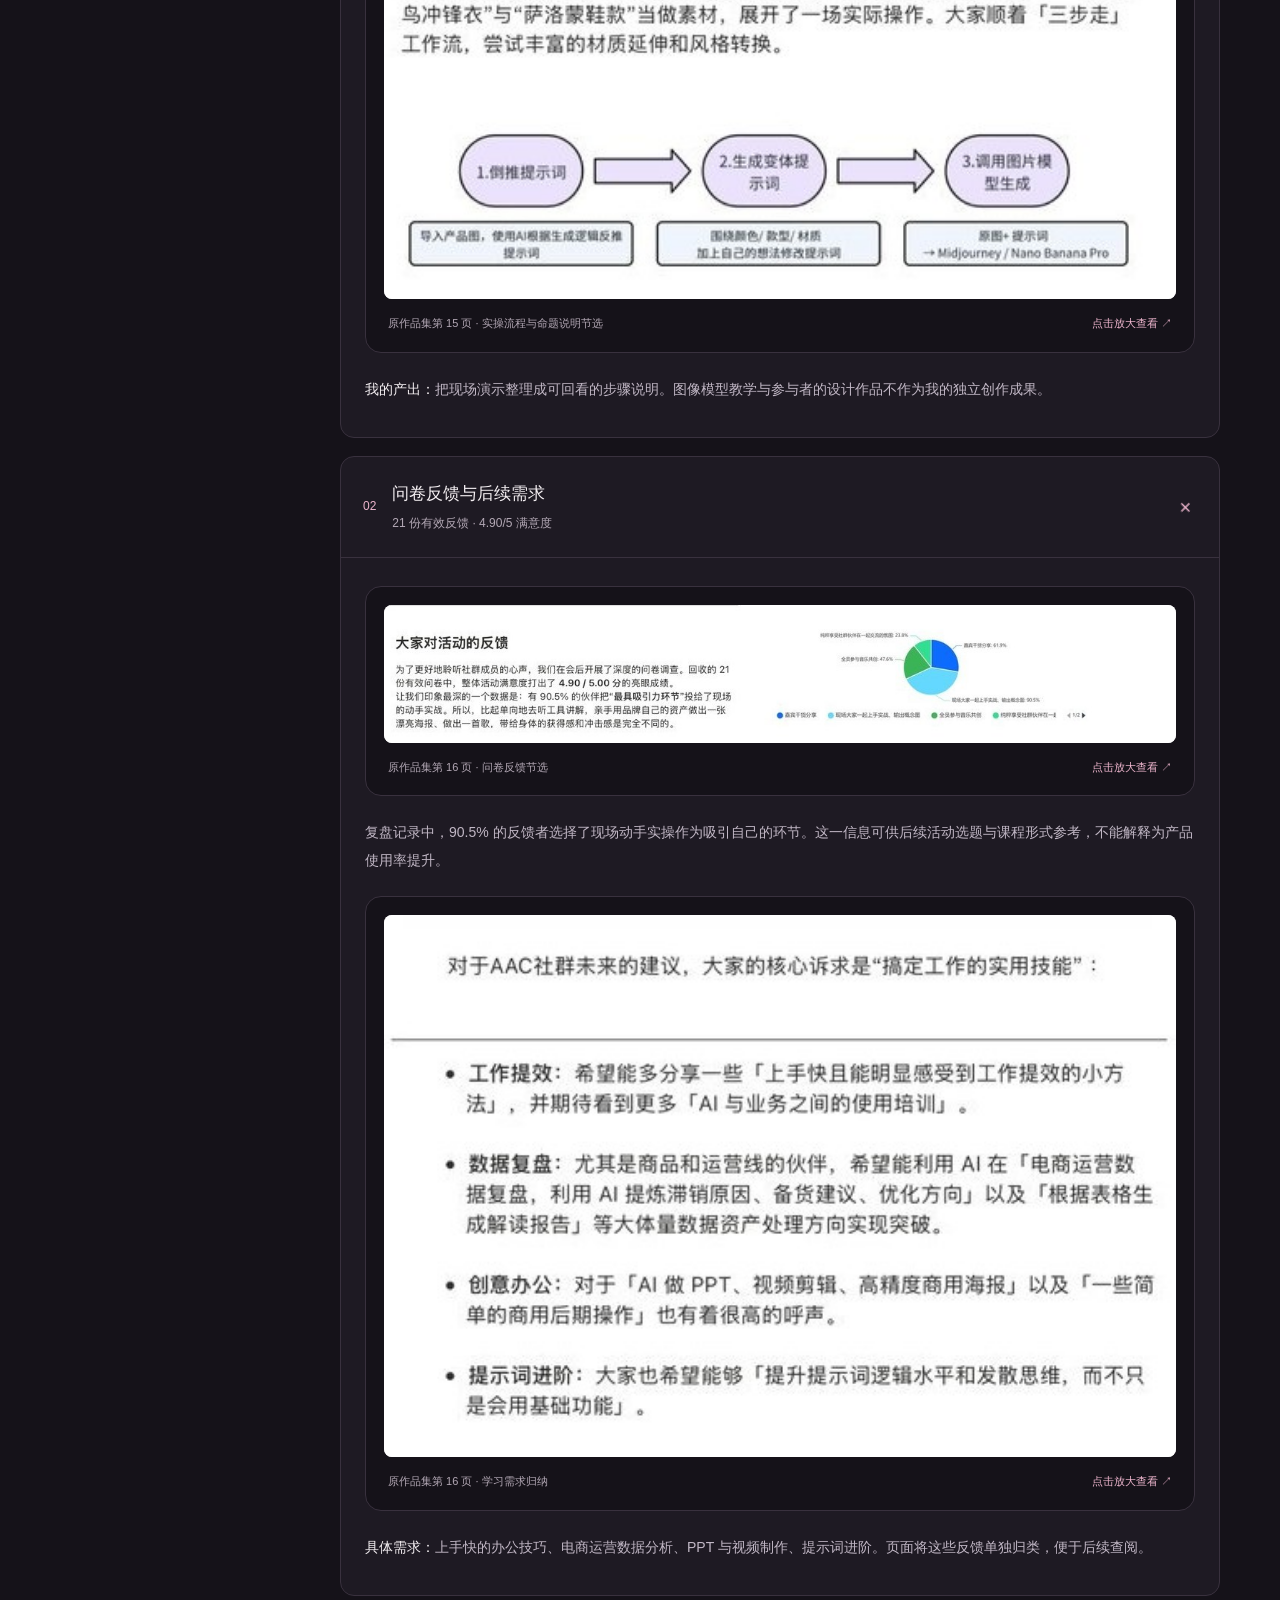
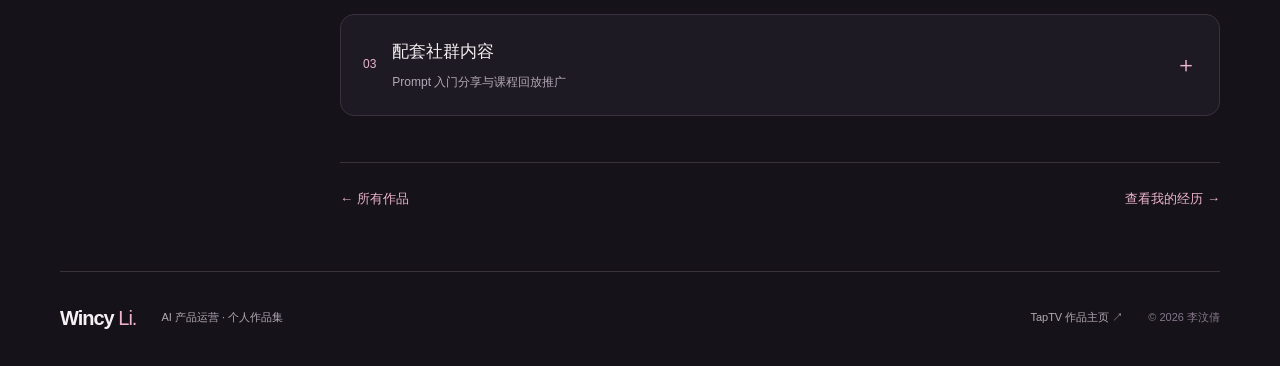
<file: projects/community.html>
<!doctype html><html lang="zh-CN"><head><meta charset="utf-8"><meta name="viewport" content="width=device-width, initial-scale=1"><meta name="description" content="参与企业 AI 社群活动支持，将工具教学、现场实操、作品展示和问卷反馈整理为 SharePoint 复盘页。"><meta name="theme-color" content="#151219"><title>AAC AI 创作工作坊复盘｜李汶倩 Wincy Li</title><link rel="stylesheet" href="../styles.css?v=portfolio-3"><script src="../script.js?v=portfolio-3" defer></script></head><body><a class="skip-link" href="#main">跳到主要内容</a><header class="site-header"><nav class="nav shell" aria-label="主导航"><a class="brand" href="../index.html" aria-label="李汶倩首页">Wincy<span> Li.</span><i></i></a><div class="nav-links"><a href="../index.html#strengths">个人优势</a><a href="../index.html#work">精选作品</a><a href="../about.html">关于我</a></div><a class="nav-contact" href="mailto:liwenqian@stu.njau.edu.cn">联系我 <span aria-hidden="true">↗</span></a></nav></header><main id="main" class="detail-main shell"><a href="../index.html#work" class="breadcrumb">← 返回精选作品</a>
<section class="detail-intro"><p class="eyebrow">运营作品 / 亚玛芬 AI 技术运营实习</p><h1>AAC AI 创作工作坊复盘</h1><p class="detail-lead">参与企业 AI 社群活动支持，将工具教学、现场实操、作品展示和问卷反馈整理为 SharePoint 复盘页。</p></section>
<dl class="detail-facts"><div><dt>我的工作</dt><dd>活动支持 / 复盘内容 / 页面整理</dd></div><div><dt>主要内容</dt><dd>实操流程 · 反馈分析 · 学习资料</dd></div></dl>
<div class="detail-layout"><aside class="detail-sidebar"><p>本页内容</p><a href="#section-1">活动概况</a><a href="#section-2">我的工作</a><a href="#section-3">具体作品</a></aside><div>
<section class="case-section" id="section-1"><h2>活动概况</h2><p>AAC AI 创作工作坊面向不同部门的同事，包含 AI 图像创作与 AI 音乐两个环节。课程讲解之后，参与者围绕品牌素材开展实操，并在活动结束后反馈使用体验与后续学习需求。</p><div class="case-metrics"><div><strong>29<span> 位</span></strong><p>活动参与者 · 来自 9 个部门</p></div><div><strong>21<span> 份</span></strong><p>有效反馈问卷</p></div><div><strong>4.90<span> / 5</span></strong><p>活动整体满意度</p></div></div><p class="source-note">数据来自原作品集第 15–16 页的活动复盘，属于活动整体反馈，不是个人业绩或业务提升指标。</p></section>
<section class="case-section" id="section-2"><h2>我的工作</h2><div class="process-grid"><article class="process-item"><span>01</span><h3>活动支持</h3><p>参与 AI 分享与工作坊的执行支持，配合培训内容和学习资料的整理。</p></article><article class="process-item"><span>02</span><h3>复盘页面整理</h3><p>将工具介绍、实操步骤、参与者作品与反馈，编排成可回看的 SharePoint 页面。</p></article><article class="process-item"><span>03</span><h3>反馈归纳</h3><p>在复盘中整理活动评分、受欢迎的环节，以及办公提效、数据分析等后续学习需求。</p></article></div></section>
<section class="case-section" id="section-3"><h2>复盘内容与原始节选</h2><p class="source-note">点击各项展开查看。页面仅保留流程与内容节选，内部成员照片、评论和文件信息未放入公开版本。</p><details class="sample-block" open><summary><span class="sample-index">01</span><span><strong>AI 图像实操流程</strong><small>工具介绍 → 提示词拆解 → 品牌素材创作</small></span><span class="sample-toggle" aria-hidden="true">＋</span></summary><div class="sample-content"><p>复盘没有停留在“活动举办了什么”，而是记录参与者如何动手：先从参考图反推提示词，再加入颜色、纹理、材质等要求，最后调用图像模型生成设计。</p><figure class="evidence-figure"><a href="../assets/work/workshop-practice.jpg" data-zoom><img src="../assets/work/workshop-practice.jpg" alt="工作坊命题实操流程：倒推提示词、生成变体提示词、调用图片模型" loading="lazy"></a><figcaption>原作品集第 15 页 · 实操流程与命题说明节选<span>点击放大查看 ↗</span></figcaption></figure><p><strong>我的产出：</strong>把现场演示整理成可回看的步骤说明。图像模型教学与参与者的设计作品不作为我的独立创作成果。</p></div></details>
<details class="sample-block" open><summary><span class="sample-index">02</span><span><strong>问卷反馈与后续需求</strong><small>21 份有效反馈 · 4.90/5 满意度</small></span><span class="sample-toggle" aria-hidden="true">＋</span></summary><div class="sample-content"><figure class="evidence-figure"><a href="../assets/work/workshop-feedback.jpg" data-zoom><img src="../assets/work/workshop-feedback.jpg" alt="活动反馈记录：21 份有效问卷、4.90/5 满意度及环节偏好" loading="lazy"></a><figcaption>原作品集第 16 页 · 问卷反馈节选<span>点击放大查看 ↗</span></figcaption></figure><p>复盘记录中，90.5% 的反馈者选择了现场动手实操作为吸引自己的环节。这一信息可供后续活动选题与课程形式参考，不能解释为产品使用率提升。</p><figure class="evidence-figure"><a href="../assets/work/workshop-needs.jpg" data-zoom><img src="../assets/work/workshop-needs.jpg" alt="参与者的后续学习需求：工作提效、数据复盘、创意办公、提示词进阶" loading="lazy"></a><figcaption>原作品集第 16 页 · 学习需求归纳<span>点击放大查看 ↗</span></figcaption></figure><p><strong>具体需求：</strong>上手快的办公技巧、电商运营数据分析、PPT 与视频制作、提示词进阶。页面将这些反馈单独归类，便于后续查阅。</p></div></details>
<details class="sample-block"><summary><span class="sample-index">03</span><span><strong>配套社群内容</strong><small>Prompt 入门分享与课程回放推广</small></span><span class="sample-toggle" aria-hidden="true">＋</span></summary><div class="sample-content"><figure class="evidence-figure"><a href="../assets/work/prompt-workshop.jpg" data-zoom><img src="../assets/work/prompt-workshop.jpg" alt="Prompt Engineering 分享内容" loading="lazy"></a><figcaption>原作品集第 17 页 · 社群知识内容样例<span>点击放大查看 ↗</span></figcaption></figure><figure class="evidence-figure"><a href="../assets/work/course-promotion.jpg" data-zoom><img src="../assets/work/course-promotion.jpg" alt="Copilot 课程回放与图文教程推广帖" loading="lazy"></a><figcaption>原作品集第 18 页 · 课程回顾与学习入口整理<span>点击放大查看 ↗</span></figcaption></figure><p>除单次活动复盘，我也参与日常 AI 社群内容与课程推广。以上两份为不同主题的配套内容样例，并非全部来自同一场工作坊。</p></div></details> </section>
<div class="next-case"><a href="../index.html#work">← 所有作品</a><a href="../about.html">查看我的经历 →</a></div></div></div></main><footer class="footer shell"><a class="brand" href="../index.html">Wincy<span> Li.</span></a><p>AI 产品运营 · 个人作品集</p><a href="https://app.tapnow.ai/creator/profile/c95d3948-c4e1-45f8-b459-59875f0d29db" target="_blank" rel="noopener noreferrer">TapTV 作品主页 ↗</a><span class="copyright">© 2026 李汶倩</span></footer></body></html>
</file>
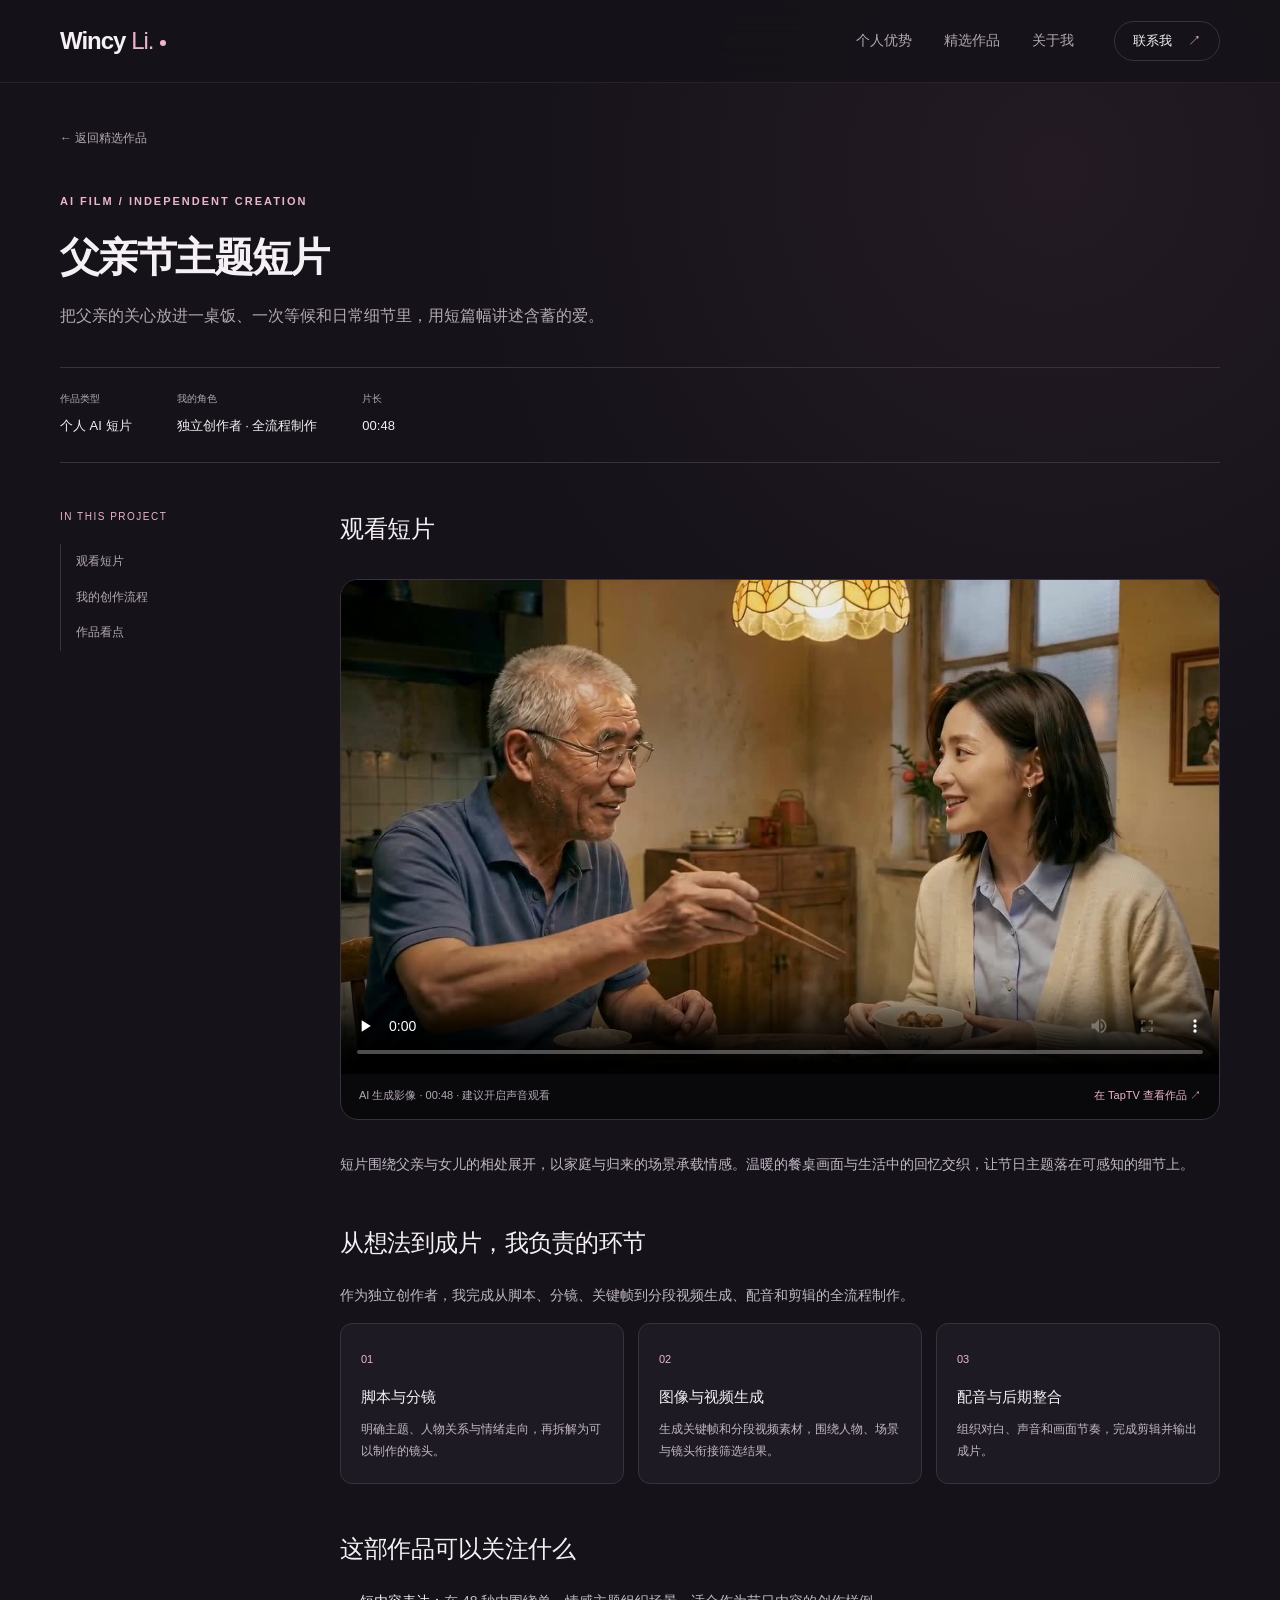
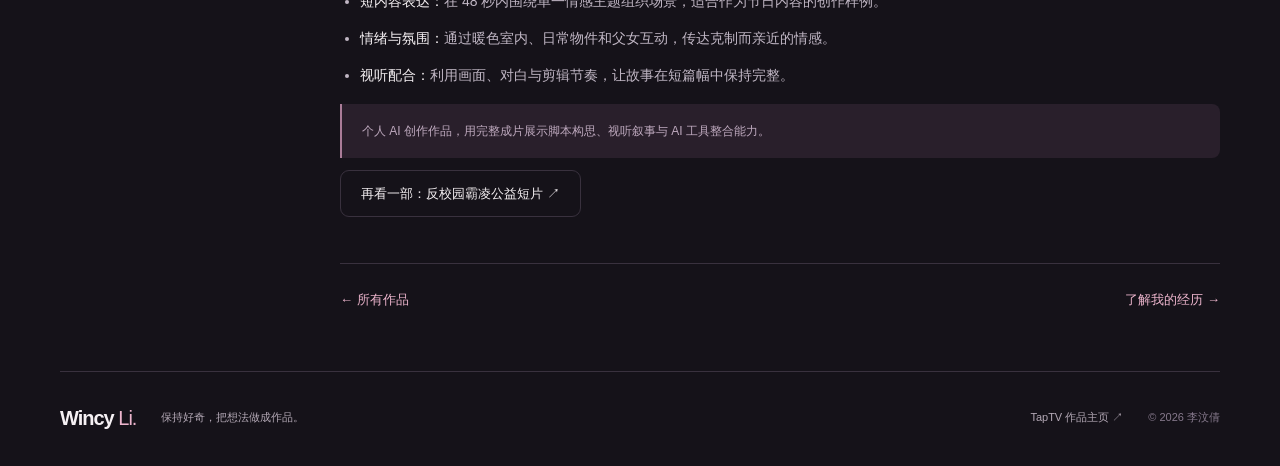
<file: projects/fathers-day.html>
<!doctype html><html lang="zh-CN"><head><meta charset="utf-8"><meta name="viewport" content="width=device-width, initial-scale=1"><meta name="description" content="把父亲的关心放进一桌饭、一次等候和日常细节里，用短篇幅讲述含蓄的爱。"><meta name="theme-color" content="#151219"><title>父亲节主题短片｜李汶倩 Wincy Li</title><link rel="stylesheet" href="../styles.css?v=portfolio-3"><script src="../script.js?v=portfolio-3" defer></script></head><body><a class="skip-link" href="#main">跳到主要内容</a><header class="site-header"><nav class="nav shell" aria-label="主导航"><a class="brand" href="../index.html" aria-label="李汶倩首页">Wincy<span> Li.</span><i></i></a><div class="nav-links"><a href="../index.html#strengths">个人优势</a><a href="../index.html#work">精选作品</a><a href="../about.html">关于我</a></div><a class="nav-contact" href="mailto:liwenqian@stu.njau.edu.cn">联系我 <span aria-hidden="true">↗</span></a></nav></header><main id="main" class="detail-main shell film-detail"><a href="../index.html#work" class="breadcrumb">← 返回精选作品</a><section class="detail-intro"><p class="eyebrow">AI FILM / INDEPENDENT CREATION</p><h1>父亲节主题短片</h1><p class="detail-lead">把父亲的关心放进一桌饭、一次等候和日常细节里，用短篇幅讲述含蓄的爱。</p></section><dl class="detail-facts"><div><dt>作品类型</dt><dd>个人 AI 短片</dd></div><div><dt>我的角色</dt><dd>独立创作者 · 全流程制作</dd></div><div><dt>片长</dt><dd>00:48</dd></div></dl><div class="detail-layout"><aside class="detail-sidebar"><p>IN THIS PROJECT</p><a href="#section-1">观看短片</a><a href="#section-2">我的创作流程</a><a href="#section-3">作品看点</a></aside><div><section class="case-section" id="section-1"><h2>观看短片</h2><div class="video-frame"><video controls playsinline preload="none" poster="../assets/work/fathers-day.jpg" aria-label="父亲节主题短片"><source src="../assets/video/fathers-day.mp4" type="video/mp4">当前浏览器不支持播放，请前往 <a href="https://app.tapnow.ai/creator/profile/c95d3948-c4e1-45f8-b459-59875f0d29db">TapTV 作品主页</a> 查看。</video><div class="video-caption"><span>AI 生成影像 · 00:48 · 建议开启声音观看</span><a href="https://app.tapnow.ai/creator/profile/c95d3948-c4e1-45f8-b459-59875f0d29db" target="_blank" rel="noopener noreferrer">在 TapTV 查看作品 ↗</a></div></div><p>短片围绕父亲与女儿的相处展开，以家庭与归来的场景承载情感。温暖的餐桌画面与生活中的回忆交织，让节日主题落在可感知的细节上。</p></section><section class="case-section" id="section-2"><h2>从想法到成片，我负责的环节</h2><p>作为独立创作者，我完成从脚本、分镜、关键帧到分段视频生成、配音和剪辑的全流程制作。</p><div class="process-grid"><article class="process-item"><span>01</span><h3>脚本与分镜</h3><p>明确主题、人物关系与情绪走向，再拆解为可以制作的镜头。</p></article><article class="process-item"><span>02</span><h3>图像与视频生成</h3><p>生成关键帧和分段视频素材，围绕人物、场景与镜头衔接筛选结果。</p></article><article class="process-item"><span>03</span><h3>配音与后期整合</h3><p>组织对白、声音和画面节奏，完成剪辑并输出成片。</p></article></div></section><section class="case-section" id="section-3"><h2>这部作品可以关注什么</h2><ul><li><strong>短内容表达：</strong>在 48 秒内围绕单一情感主题组织场景，适合作为节日内容的创作样例。</li><li><strong>情绪与氛围：</strong>通过暖色室内、日常物件和父女互动，传达克制而亲近的情感。</li><li><strong>视听配合：</strong>利用画面、对白与剪辑节奏，让故事在短篇幅中保持完整。</li></ul><p class="note">个人 AI 创作作品，用完整成片展示脚本构思、视听叙事与 AI 工具整合能力。</p><a class="button secondary" href="anti-bullying.html">再看一部：反校园霸凌公益短片 ↗</a></section><div class="next-case"><a href="../index.html#work">← 所有作品</a><a href="../about.html">了解我的经历 →</a></div></div></div></main><footer class="footer shell"><a class="brand" href="../index.html">Wincy<span> Li.</span></a><p>保持好奇，把想法做成作品。</p><a href="https://app.tapnow.ai/creator/profile/c95d3948-c4e1-45f8-b459-59875f0d29db" target="_blank" rel="noopener noreferrer">TapTV 作品主页 ↗</a><span class="copyright">© 2026 李汶倩</span></footer></body></html>
</file>
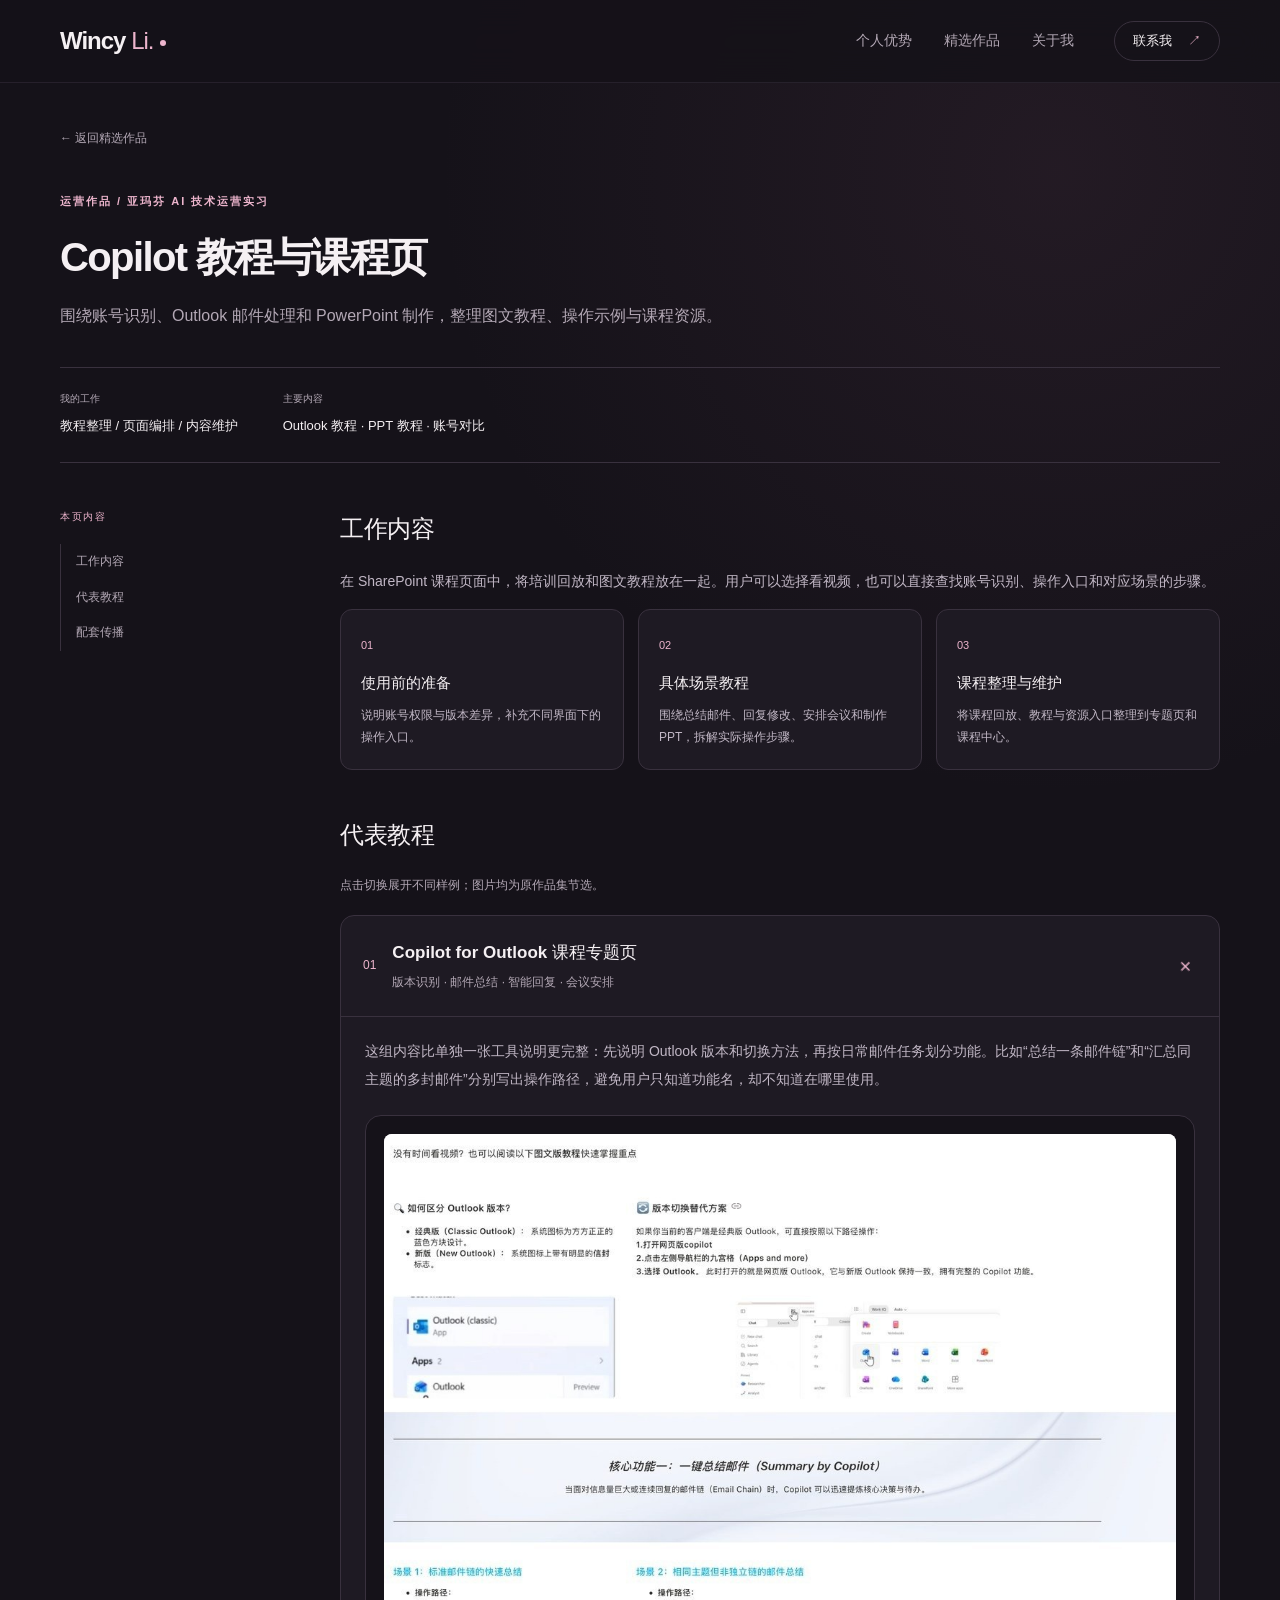
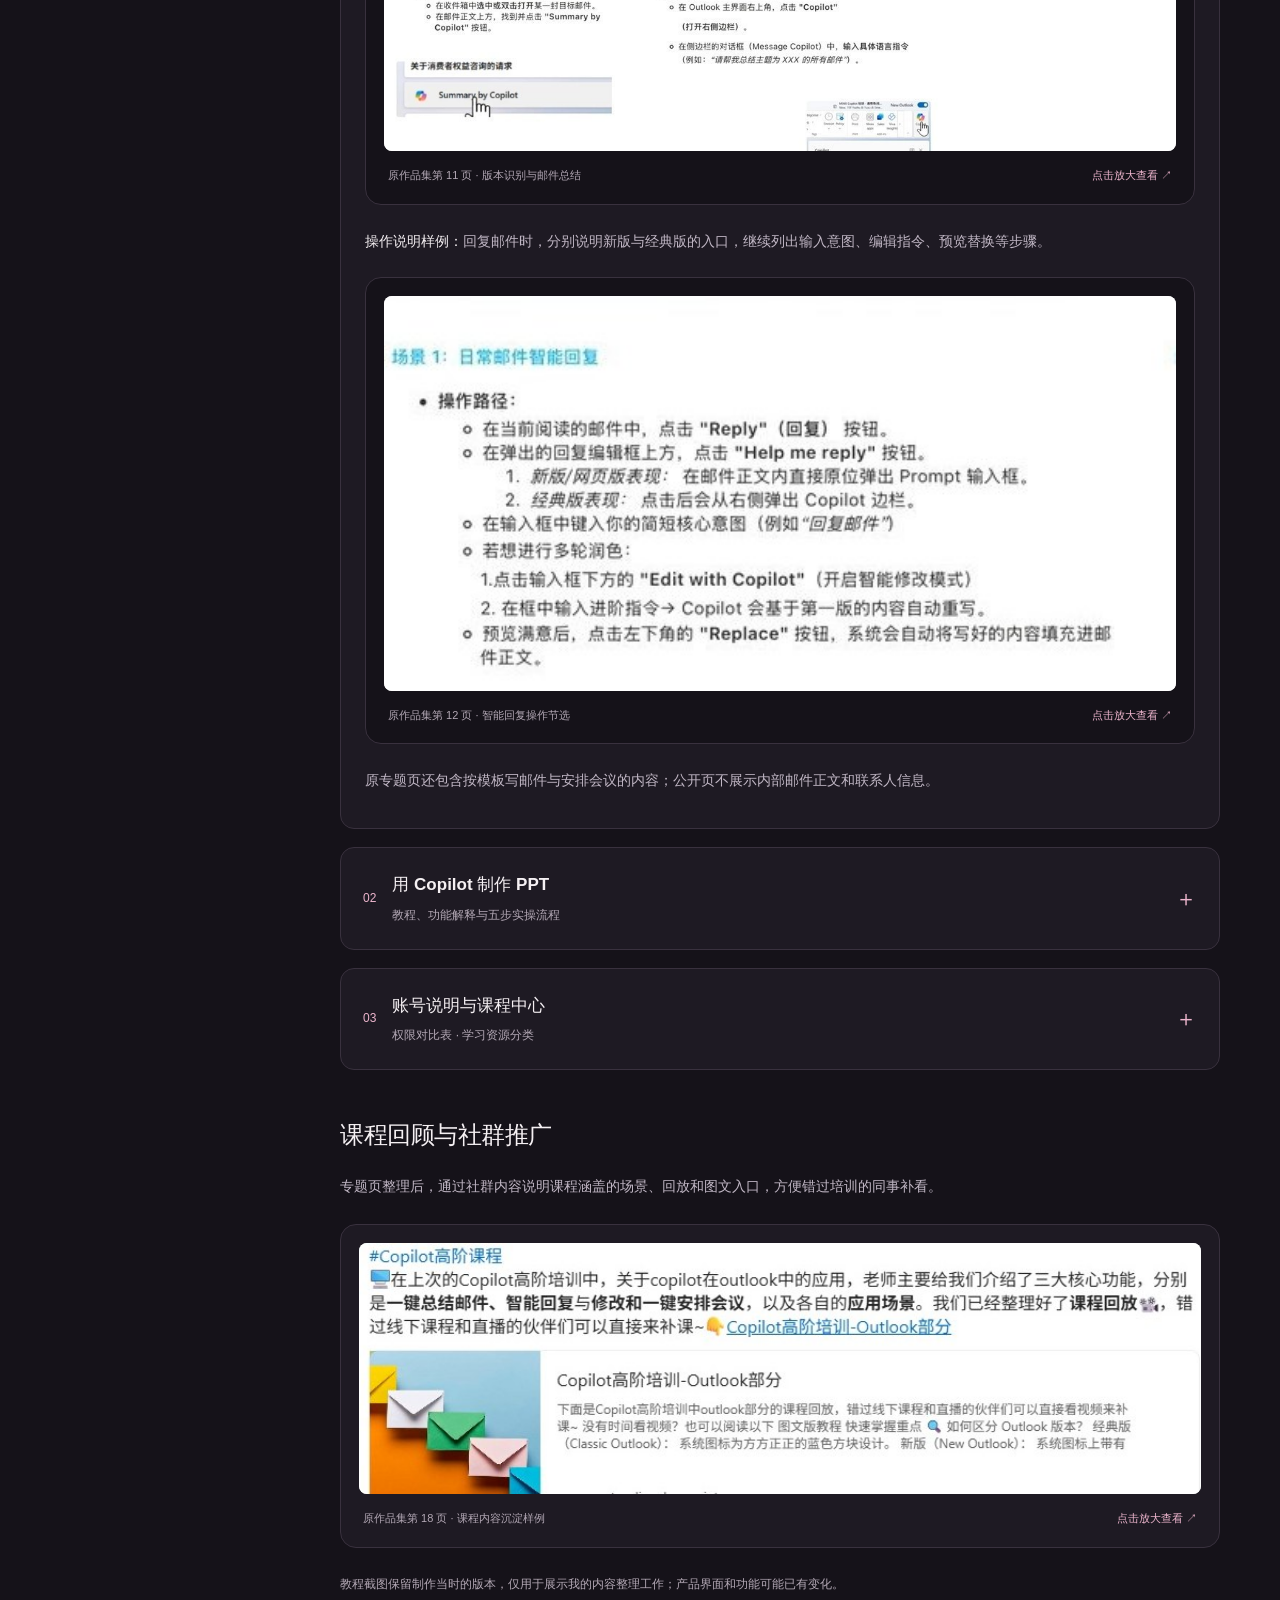
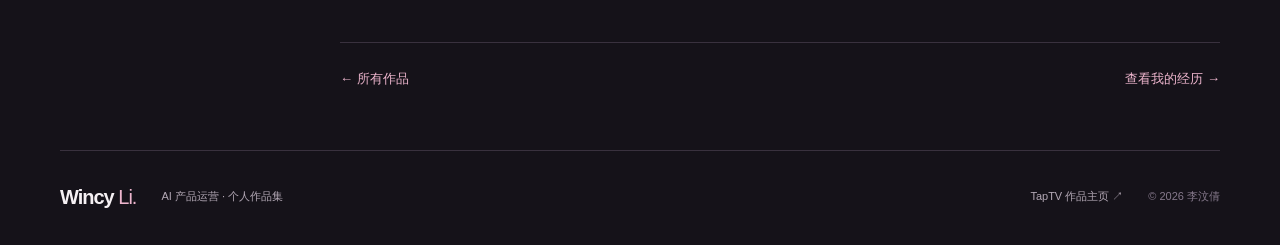
<file: projects/knowledge.html>
<!doctype html><html lang="zh-CN"><head><meta charset="utf-8"><meta name="viewport" content="width=device-width, initial-scale=1"><meta name="description" content="围绕账号识别、Outlook 邮件处理和 PowerPoint 制作，整理图文教程、操作示例与课程资源。"><meta name="theme-color" content="#151219"><title>Copilot 教程与课程页｜李汶倩 Wincy Li</title><link rel="stylesheet" href="../styles.css?v=portfolio-3"><script src="../script.js?v=portfolio-3" defer></script></head><body><a class="skip-link" href="#main">跳到主要内容</a><header class="site-header"><nav class="nav shell" aria-label="主导航"><a class="brand" href="../index.html" aria-label="李汶倩首页">Wincy<span> Li.</span><i></i></a><div class="nav-links"><a href="../index.html#strengths">个人优势</a><a href="../index.html#work">精选作品</a><a href="../about.html">关于我</a></div><a class="nav-contact" href="mailto:liwenqian@stu.njau.edu.cn">联系我 <span aria-hidden="true">↗</span></a></nav></header><main id="main" class="detail-main shell"><a href="../index.html#work" class="breadcrumb">← 返回精选作品</a>
<section class="detail-intro"><p class="eyebrow">运营作品 / 亚玛芬 AI 技术运营实习</p><h1>Copilot 教程与课程页</h1><p class="detail-lead">围绕账号识别、Outlook 邮件处理和 PowerPoint 制作，整理图文教程、操作示例与课程资源。</p></section>
<dl class="detail-facts"><div><dt>我的工作</dt><dd>教程整理 / 页面编排 / 内容维护</dd></div><div><dt>主要内容</dt><dd>Outlook 教程 · PPT 教程 · 账号对比</dd></div></dl>
<div class="detail-layout"><aside class="detail-sidebar"><p>本页内容</p><a href="#section-1">工作内容</a><a href="#section-2">代表教程</a><a href="#section-3">配套传播</a></aside><div>
<section class="case-section" id="section-1"><h2>工作内容</h2><p>在 SharePoint 课程页面中，将培训回放和图文教程放在一起。用户可以选择看视频，也可以直接查找账号识别、操作入口和对应场景的步骤。</p><div class="process-grid"><article class="process-item"><span>01</span><h3>使用前的准备</h3><p>说明账号权限与版本差异，补充不同界面下的操作入口。</p></article><article class="process-item"><span>02</span><h3>具体场景教程</h3><p>围绕总结邮件、回复修改、安排会议和制作 PPT，拆解实际操作步骤。</p></article><article class="process-item"><span>03</span><h3>课程整理与维护</h3><p>将课程回放、教程与资源入口整理到专题页和课程中心。</p></article></div></section>
<section class="case-section" id="section-2"><h2>代表教程</h2><p class="source-note">点击切换展开不同样例；图片均为原作品集节选。</p><details class="sample-block" open><summary><span class="sample-index">01</span><span><strong>Copilot for Outlook 课程专题页</strong><small>版本识别 · 邮件总结 · 智能回复 · 会议安排</small></span><span class="sample-toggle" aria-hidden="true">＋</span></summary><div class="sample-content"><p>这组内容比单独一张工具说明更完整：先说明 Outlook 版本和切换方法，再按日常邮件任务划分功能。比如“总结一条邮件链”和“汇总同主题的多封邮件”分别写出操作路径，避免用户只知道功能名，却不知道在哪里使用。</p><figure class="evidence-figure"><a href="../assets/work/outlook-guide.jpg" data-zoom><img src="../assets/work/outlook-guide.jpg" alt="Outlook 版本识别及两种邮件总结场景的操作说明" loading="lazy"></a><figcaption>原作品集第 11 页 · 版本识别与邮件总结<span>点击放大查看 ↗</span></figcaption></figure><p><strong>操作说明样例：</strong>回复邮件时，分别说明新版与经典版的入口，继续列出输入意图、编辑指令、预览替换等步骤。</p><figure class="evidence-figure"><a href="../assets/work/outlook-reply.jpg" data-zoom><img src="../assets/work/outlook-reply.jpg" alt="智能回复邮件的逐步操作指引" loading="lazy"></a><figcaption>原作品集第 12 页 · 智能回复操作节选<span>点击放大查看 ↗</span></figcaption></figure><p>原专题页还包含按模板写邮件与安排会议的内容；公开页不展示内部邮件正文和联系人信息。</p></div></details>
<details class="sample-block"><summary><span class="sample-index">02</span><span><strong>用 Copilot 制作 PPT</strong><small>教程、功能解释与五步实操流程</small></span><span class="sample-toggle" aria-hidden="true">＋</span></summary><div class="sample-content"><p>教程将 PowerPoint 操作与任务准备结合起来：准备资料、描述任务、生成演示文稿、人工调整和校验结果。除了按钮位置，还记录内容调整、版式处理与使用局限。</p><figure class="evidence-figure"><a href="../assets/work/copilot-guide.jpg" data-zoom><img src="../assets/work/copilot-guide.jpg" alt="PPT 教程中的功能说明与五步实操流程" loading="lazy"></a><figcaption>原作品集第 14 页 · 功能说明与工作流节选<span>点击放大查看 ↗</span></figcaption></figure><p><strong>我的工作：</strong>教程内容编排与步骤整理，帮助用户在课后查找和重复操作。</p></div></details>
<details class="sample-block"><summary><span class="sample-index">03</span><span><strong>账号说明与课程中心</strong><small>权限对比表 · 学习资源分类</small></span><span class="sample-toggle" aria-hidden="true">＋</span></summary><div class="sample-content"><p>账号说明用对比表整理数据检索、Microsoft 365 配合方式和文件访问差异，让用户先判断自己具备哪些功能。</p><figure class="evidence-figure"><a href="../assets/work/copilot-accounts.jpg" data-zoom><img src="../assets/work/copilot-accounts.jpg" alt="Copilot 账号能力差异对比表" loading="lazy"></a><figcaption>原作品集第 10 页 · 账号差异说明<span>点击放大查看 ↗</span></figcaption></figure><p>课程中心则整理不同主题的学习资料，作为持续查找课程的入口。</p><figure class="evidence-figure"><a href="../assets/work/learning-center.jpg" data-zoom><img src="../assets/work/learning-center.jpg" alt="AI 课程中心资源列表" loading="lazy"></a><figcaption>原作品集第 19 页 · 课程资源整理与页面维护<span>点击放大查看 ↗</span></figcaption></figure><p class="source-note">课程由对应讲师和平台提供，我展示的是资源整理与页面维护工作，而非原创课程。</p></div></details> </section>
<section class="case-section" id="section-3"><h2>课程回顾与社群推广</h2><p>专题页整理后，通过社群内容说明课程涵盖的场景、回放和图文入口，方便错过培训的同事补看。</p><figure class="evidence-figure"><a href="../assets/work/course-promotion.jpg" data-zoom><img src="../assets/work/course-promotion.jpg" alt="Outlook 课程回放和图文教程的社群推广内容" loading="lazy"></a><figcaption>原作品集第 18 页 · 课程内容沉淀样例<span>点击放大查看 ↗</span></figcaption></figure><p class="source-note">教程截图保留制作当时的版本，仅用于展示我的内容整理工作；产品界面和功能可能已有变化。</p></section>
<div class="next-case"><a href="../index.html#work">← 所有作品</a><a href="../about.html">查看我的经历 →</a></div></div></div></main><footer class="footer shell"><a class="brand" href="../index.html">Wincy<span> Li.</span></a><p>AI 产品运营 · 个人作品集</p><a href="https://app.tapnow.ai/creator/profile/c95d3948-c4e1-45f8-b459-59875f0d29db" target="_blank" rel="noopener noreferrer">TapTV 作品主页 ↗</a><span class="copyright">© 2026 李汶倩</span></footer></body></html>
</file>
<file: styles.css>
:root{--bg:#151219;--surface:#1e1a23;--surface2:#26202c;--text:#f5f0f3;--muted:#b3a8b5;--pink:#edb5cd;--line:#39313e;--radius:22px;--shell:1160px}*{box-sizing:border-box}html{scroll-behavior:smooth;scroll-padding-top:105px}body{margin:0;background:var(--bg);color:var(--text);font-family:Inter,-apple-system,BlinkMacSystemFont,"PingFang SC","Microsoft YaHei",sans-serif;font-size:15px;line-height:1.8;-webkit-font-smoothing:antialiased}body:before{content:"";position:absolute;top:0;right:0;width:70%;height:850px;background:radial-gradient(ellipse at 75% 20%,#70475f28,transparent 65%);pointer-events:none;z-index:-1}a{color:inherit;text-decoration:none}button{font:inherit;cursor:pointer}button,a{-webkit-tap-highlight-color:transparent}img{display:block;max-width:100%;height:auto}button:focus-visible,a:focus-visible,video:focus-visible{outline:3px solid var(--pink);outline-offset:5px}.shell{width:min(var(--shell),calc(100% - 80px));margin:auto}.site-header{position:sticky;top:0;z-index:20;border-bottom:1px solid #39313e80;background:#151219e8;backdrop-filter:blur(18px)}.nav{height:82px;display:flex;align-items:center;gap:40px}.brand{font-size:24px;font-weight:750;letter-spacing:-1px;white-space:nowrap}.brand span{font-weight:400;color:var(--pink)}.brand i{display:inline-block;width:6px;height:6px;background:var(--pink);border-radius:50%;margin:0 0 3px 7px}.nav-links{display:flex;align-items:center;gap:32px;margin-left:auto;font-size:14px;color:var(--muted)}.nav-links a:hover{color:var(--text)}.nav-contact{border:1px solid var(--line);border-radius:30px;padding:7px 18px;font-size:13px}.nav-contact span{margin-left:12px;color:var(--pink)}.hero{display:grid;grid-template-columns:1.3fr 1fr;gap:90px;align-items:center;padding-top:66px;padding-bottom:80px}.eyebrow{font-size:11px;font-weight:600;letter-spacing:2px;text-transform:uppercase;color:var(--pink);margin:0 0 18px}.status-dot{width:6px;height:6px;border-radius:50%;background:#b6d4bf;display:inline-block;vertical-align:2px;margin-right:7px;box-shadow:0 0 12px #b6d4bf40}.hello{font-size:20px;margin:30px 0 14px}.hello span{font-size:15px;color:var(--muted);margin-left:10px}h1{font-size:clamp(36px,3.9vw,53px);font-weight:650;line-height:1.4;letter-spacing:-1.6px;margin:0 0 23px}h1 em{font-style:normal;color:var(--pink)}.hero-description{color:var(--muted);font-size:15px;line-height:2;margin:0 0 29px}.hero-actions{display:flex;gap:12px;flex-wrap:wrap}.button{display:inline-flex;align-items:center;justify-content:center;gap:25px;padding:11px 20px;border:1px solid var(--line);border-radius:9px;font-size:13px;transition:transform .2s,background .2s}.button:hover{transform:translateY(-2px)}.button.primary{color:#241823;background:var(--pink);border-color:var(--pink)}.button.secondary:hover{background:var(--surface2)}.hero-footnote{font-size:12px;color:#978a9c;margin:24px 0 0}.profile-card{background:linear-gradient(150deg,#302433,#1e1a23);border:1px solid #4c394b;border-radius:var(--radius);padding:20px;box-shadow:0 20px 100px #a5728c0d;transform:rotate(1deg)}.profile-topline{display:flex;justify-content:space-between;font-size:8px;letter-spacing:1px;color:#beadbf;margin-bottom:15px}.profile-photo{position:relative;height:246px;border-radius:12px;overflow:hidden;background:#c1b1b9}.profile-photo img{width:100%;height:100%;object-fit:cover;object-position:50% 24%}.photo-label{position:absolute;left:12px;bottom:12px;background:#211b27d9;border:1px solid #ffffff30;border-radius:30px;padding:5px 12px;font-size:11px}.photo-label i{font-style:normal;color:var(--pink);margin-left:16px}.profile-caption{display:flex;justify-content:space-between;align-items:center;padding:15px 0 14px}.profile-caption strong{display:block;font-size:20px;letter-spacing:1px}.profile-caption span:not(.sparkle){display:block;font-size:11px;color:var(--muted)}.sparkle{font-size:38px;color:var(--pink);line-height:1}.profile-facts{border-top:1px solid #ffffff14;padding-top:15px;display:grid;grid-template-columns:1fr 1.3fr 1fr;text-align:center}.profile-facts div+div{border-left:1px solid #ffffff14}.profile-facts strong{display:block;font-size:23px;font-weight:500;line-height:1.3;color:#edcadb}.profile-facts span{font-size:10px;color:var(--muted)}.section{padding-top:55px;padding-bottom:55px;scroll-margin-top:20px}.strengths{border-top:1px solid var(--line)}.section-heading{display:flex;justify-content:space-between;align-items:flex-end;gap:25px;margin-bottom:28px}.section-heading .eyebrow{margin-bottom:10px}h2{font-size:27px;font-weight:550;line-height:1.6;letter-spacing:-.5px;margin:0}.section-heading>p{font-size:12px;line-height:1.9;color:var(--muted);margin:0}.strength-grid{display:grid;grid-template-columns:repeat(4,1fr);gap:16px}.strength-card{background:var(--surface);border:1px solid var(--line);border-radius:15px;padding:23px 21px}.card-number{display:flex;justify-content:space-between;color:#a091a9;font-size:11px;letter-spacing:1px}.card-number i{font-size:22px;line-height:1;font-style:normal;color:var(--pink)}.strength-card h3{font-size:16px;margin:23px 0 10px;font-weight:550;letter-spacing:-.4px}.strength-card p{font-size:12px;color:var(--muted);margin:0;line-height:1.9}.evidence{border-top:1px solid #ffffff0c;margin-top:20px;padding-top:14px;font-size:10px;line-height:2;color:#d2bdcf}.filters{display:flex;gap:6px;flex-shrink:0}.filter{border:1px solid transparent;border-radius:30px;background:transparent;color:var(--muted);font-size:12px;padding:7px 15px}.filter.active{background:#e6bed01a;border-color:#9a6d893f;color:#f0cadb}.filter:hover{color:var(--text)}.work-grid{display:grid;grid-template-columns:repeat(6,minmax(0,1fr));gap:22px}.work-card{grid-column:span 2;overflow:hidden;border:1px solid var(--line);border-radius:16px;background:var(--surface);transition:transform .25s,border-color .25s}.work-card:hover{transform:translateY(-4px);border-color:#987187}.work-card[hidden]{display:none}.work-link{display:block;height:100%}.work-cover{height:224px;position:relative;overflow:hidden}.cover-content{background:#51414f}.cover-knowledge{background:#37464c}.cover-community{background:#65534d}.cover-type{position:absolute;left:23px;top:25px;z-index:2}.cover-type>span:first-child{font-size:8px;letter-spacing:1.5px;opacity:.8}.cover-type strong{display:block;font-size:27px;line-height:1.5;font-weight:550;letter-spacing:-1px;margin:16px 0 18px}.cover-label{font-size:9px;color:#eee3ea;background:#21182340;border:1px solid #ffffff25;padding:5px 8px;border-radius:20px}.work-cover:not(.film-cover)>img{position:absolute;width:49%;height:240px;object-fit:cover;object-position:top;right:-14px;top:39px;border-radius:7px;transform:rotate(8deg);box-shadow:-10px 12px 30px #0004;opacity:.85}.work-body{padding:20px 22px 24px}.work-meta{display:flex;justify-content:space-between;align-items:center;font-size:10px;color:#c7abc0;letter-spacing:.3px}.work-meta>span:last-child{font-size:13px}.work-body h3{font-size:18px;line-height:1.6;margin:10px 0;font-weight:550;letter-spacing:-.5px}.work-body p{font-size:12px;line-height:1.9;color:var(--muted);margin:0 0 18px}.tags{display:flex;flex-wrap:wrap;gap:6px}.tags span{font-size:9px;line-height:1.6;color:#c0b1c1;border:1px solid var(--line);border-radius:4px;padding:3px 6px}.film-card{grid-column:span 3}.film-cover{height:auto;aspect-ratio:16/8.4}.film-cover img{width:100%;height:100%;object-fit:cover}.film-cover:after{content:"";position:absolute;inset:0;background:linear-gradient(0deg,#0e0a13bd,transparent 80%)}.play-icon{position:absolute;z-index:2;right:25px;bottom:23px;width:42px;height:42px;border:1px solid #ffffff80;border-radius:50%;display:grid;place-items:center;background:#ffffff18;font-size:13px;backdrop-filter:blur(6px);padding-left:3px}.film-duration{position:absolute;z-index:2;right:16px;top:14px;font-size:10px;letter-spacing:.8px;background:#151219a6;padding:3px 7px;border-radius:4px}.film-overlay-title{position:absolute;z-index:2;bottom:22px;left:24px;font-size:21px;font-weight:500;line-height:1.55;letter-spacing:.5px}.contact-section{margin-top:50px;padding:45px 0 55px;border-top:1px solid var(--line);display:flex;align-items:center;justify-content:space-between;gap:30px}.contact-section h2{font-size:25px}.contact-section p:not(.eyebrow){font-size:12px;color:var(--muted)}.contact-link{border-bottom:1px solid #6d4c62;padding:16px 0}.contact-link>span{font-size:12px;color:var(--muted)}.contact-link strong{display:block;font-size:16px;font-weight:500}.contact-link i{font-size:24px;font-style:normal;color:var(--pink);margin-left:25px}.footer{border-top:1px solid var(--line);display:flex;align-items:center;gap:25px;padding-top:28px;padding-bottom:30px;color:var(--muted);font-size:11px}.footer .brand{font-size:20px;color:var(--text)}.footer p{margin:0 auto 0 0}.copyright{color:#86798c}.sr-only,.skip-link:not(:focus){position:absolute;width:1px;height:1px;margin:-1px;overflow:hidden;clip:rect(0,0,0,0);white-space:nowrap}.skip-link:focus{position:fixed;z-index:100;top:10px;left:10px;background:var(--pink);color:var(--bg);padding:10px}.detail-main{padding-top:40px;padding-bottom:60px}.breadcrumb{color:var(--muted);font-size:12px;display:inline-block;margin-bottom:42px}.breadcrumb:hover{color:var(--pink)}.detail-intro{max-width:780px;margin-bottom:35px}.detail-intro h1{font-size:40px;margin-bottom:16px}.detail-lead{font-size:16px;color:var(--muted);max-width:720px;line-height:1.9}.detail-facts{display:flex;gap:45px;padding:22px 0 25px;border-top:1px solid var(--line);border-bottom:1px solid var(--line);margin-bottom:35px}.detail-facts dt{font-size:10px;color:var(--muted);margin-bottom:6px}.detail-facts dd{font-size:13px;margin:0}.detail-layout{display:grid;grid-template-columns:220px minmax(0,1fr);gap:60px}.detail-sidebar{position:sticky;top:120px;align-self:start;color:var(--muted);font-size:12px}.detail-sidebar p{font-size:10px;letter-spacing:1.5px;color:var(--pink);margin-bottom:18px}.detail-sidebar a{display:block;border-left:1px solid var(--line);padding:7px 15px}.detail-sidebar a:hover{border-color:var(--pink);color:var(--text)}.case-section{margin:0 0 46px;scroll-margin-top:110px}.case-section h2{font-size:24px;margin-bottom:18px}.case-section p,.case-section li{font-size:14px;color:#c1b7c5;line-height:2}.case-section ul{padding-left:20px}.case-section li+li{margin-top:9px}.case-section strong{color:var(--text);font-weight:550}.process-grid{display:grid;grid-template-columns:repeat(3,minmax(0,1fr));gap:14px}.process-item{background:var(--surface);border:1px solid var(--line);border-radius:12px;padding:20px}.process-item span{color:var(--pink);font-size:11px}.process-item h3{font-size:15px;font-weight:550;margin:12px 0 8px}.process-item p{font-size:12px;margin:0;line-height:1.9}.evidence-figure{margin:24px 0;background:var(--surface);border:1px solid var(--line);border-radius:16px;padding:18px;overflow:hidden}.evidence-figure a{display:block;background:#ecebed;border-radius:8px;overflow:hidden}.evidence-figure img{max-height:680px;width:100%;object-fit:contain}.evidence-figure figcaption{font-size:11px;color:var(--muted);padding:15px 4px 0}.evidence-figure figcaption span{float:right;color:var(--pink)}.note{padding:15px 20px;border-left:2px solid #aa7c98;background:#291f2b;border-radius:0 8px 8px 0;font-size:12px!important;color:#bea9be!important}.video-frame{border:1px solid var(--line);border-radius:18px;overflow:hidden;background:#09080b;position:relative;margin:30px 0}.video-frame video{display:block;width:100%;aspect-ratio:16/9;background:#000}.video-caption{display:flex;justify-content:space-between;gap:15px;padding:13px 18px;font-size:11px;color:var(--muted)}.video-caption a{color:var(--pink)}.film-detail .detail-intro{max-width:900px}.film-detail .detail-layout{grid-template-columns:220px minmax(0,1fr)}.next-case{display:flex;justify-content:space-between;align-items:center;border-top:1px solid var(--line);padding:24px 0 0;font-size:13px;color:var(--pink)}.about-layout{display:grid;grid-template-columns:1fr 2fr;gap:70px}.about-aside img{border-radius:18px;width:100%;max-height:400px;object-fit:cover;object-position:top}.about-aside p{font-size:13px;color:var(--muted)}.about-aside h1{font-size:32px;margin-top:24px;margin-bottom:8px}.timeline-item{border-top:1px solid var(--line);padding:24px 0}.timeline-item h3{font-size:18px;margin:5px 0;font-weight:550}.timeline-meta{display:flex;justify-content:space-between;gap:12px;color:var(--pink);font-size:11px}.timeline-item p,.timeline-item li{font-size:13px;color:var(--muted)}.timeline-item ul{padding-left:18px}.about-content h2{font-size:25px;margin:0 0 20px}.about-block{margin-bottom:40px}.skill-list{display:flex;gap:8px;flex-wrap:wrap}.skill-list span{background:var(--surface2);border:1px solid var(--line);padding:6px 12px;border-radius:6px;font-size:12px;color:#cfbecd}.image-dialog{padding:48px 18px 18px;border:1px solid var(--line);border-radius:14px;background:#1c1820;max-width:min(96vw,1100px);max-height:94vh;color:var(--text)}.image-dialog::backdrop{background:#08060ce8;backdrop-filter:blur(8px)}.image-dialog img{max-height:80vh;max-width:100%;object-fit:contain;margin:auto}.dialog-close{position:absolute;right:12px;top:10px;border:1px solid var(--line);background:var(--surface2);border-radius:6px;color:var(--text);padding:3px 12px;font-size:12px}.dialog-open{overflow:hidden}@media(min-width:1500px){.hero{padding-top:85px;padding-bottom:100px}.profile-photo{height:270px}}@media(max-width:1100px){.hero{gap:40px}.strength-grid{grid-template-columns:repeat(2,1fr)}.strength-card h3{font-size:17px}.strength-card p{min-height:46px}.work-cover{height:205px}.cover-type{left:17px}.cover-type strong{font-size:23px}.work-body{padding:18px}.work-body h3{font-size:16px}.work-cover:not(.film-cover)>img{right:-26px;width:48%}.film-cover{height:auto}.detail-layout,.film-detail .detail-layout{grid-template-columns:165px minmax(0,1fr);gap:30px}}@media(max-width:760px){.shell{width:calc(100% - 40px)}.nav{height:68px;gap:14px}.brand{font-size:20px}.brand i{display:none}.nav-links{gap:18px;font-size:12px}.nav-contact{font-size:11px;padding:5px 10px}.nav-contact span{margin-left:3px}.hero{grid-template-columns:1fr;gap:35px;padding-top:42px;padding-bottom:50px}.hero-copy{max-width:560px}h1{font-size:42px}.hero-description{font-size:14px}.hello{margin-top:23px}.profile-card{width:min(100%,430px);transform:none}.profile-photo{height:250px}.profile-photo img{object-position:50% 25%}.profile-topline{font-size:8px}.section{padding:35px 0}.section-heading{align-items:flex-start;flex-direction:column;gap:16px}.section-heading>p{display:none}h2{font-size:24px}.strength-grid{gap:12px}.strength-card{padding:20px 17px}.strength-card h3{font-size:15px;margin-top:17px}.strength-card p{font-size:12px}.evidence{font-size:10px;min-height:58px}.work-grid{grid-template-columns:repeat(2,minmax(0,1fr));gap:18px}.work-card,.film-card{grid-column:span 1}.work-card:nth-child(3){grid-column:span 2}.work-card:nth-child(3) .work-link{display:grid;grid-template-columns:1fr 1fr}.work-card:nth-child(3) .work-cover{height:100%;min-height:210px}.work-card:nth-child(3) .work-cover img{height:270px}.work-cover{height:195px}.cover-type strong{font-size:24px}.work-cover:not(.film-cover)>img{right:-20px;width:47%;opacity:.5}.film-cover{height:185px;aspect-ratio:auto}.film-overlay-title{font-size:16px;left:16px}.play-icon{width:32px;height:32px;right:15px;bottom:18px;font-size:11px}.work-body p{font-size:12px}.work-meta>span:last-child{font-size:11px}.contact-section{margin-top:20px;align-items:flex-start;flex-direction:column;padding:32px 0}.contact-section h2{font-size:23px}.contact-link strong{font-size:15px}.footer{flex-wrap:wrap;gap:12px 20px;padding-bottom:25px}.footer p{flex-basis:65%;font-size:10px}.copyright{margin-left:auto}.detail-main{padding-top:25px}.breadcrumb{margin-bottom:27px}.detail-intro h1{font-size:32px}.detail-lead{font-size:14px}.detail-facts{gap:25px;flex-wrap:wrap}.detail-layout,.film-detail .detail-layout{display:block}.detail-sidebar{position:static;display:flex;flex-wrap:wrap;gap:8px;margin-bottom:30px}.detail-sidebar p{display:none}.detail-sidebar a{border:1px solid var(--line);padding:5px 10px;border-radius:20px;font-size:11px}.process-grid{gap:10px}.process-item{padding:15px}.case-section h2{font-size:23px}.case-section p,.case-section li{font-size:13px}.about-layout{grid-template-columns:1fr;gap:35px}.about-aside{display:grid;grid-template-columns:140px 1fr;gap:20px;align-items:center}.about-aside img{grid-row:span 3;height:170px;width:140px}.about-aside h1{margin:0;align-self:end;font-size:29px}.about-aside p{margin:0}.about-aside .button{padding:6px 10px;font-size:11px;justify-self:start;align-self:start}.video-caption{font-size:10px;flex-wrap:wrap}.evidence-figure{padding:10px}.evidence-figure figcaption span{float:none;display:block;margin-top:6px}}@media(max-width:450px){.nav{gap:12px}.nav-links{gap:14px}.nav-contact{display:none}.nav-links{margin-left:auto}.hero{padding-top:34px}h1{font-size:35px;letter-spacing:-1px}.hello{font-size:18px}.hero .eyebrow{font-size:10px;letter-spacing:1px}.desktop-break{display:none}.hero-description{font-size:13px}.button{font-size:12px;padding:10px 15px;gap:16px}.hero-footnote{font-size:11px}.profile-photo{height:224px}.section-heading h2{font-size:22px}.strength-grid{grid-template-columns:1fr 1fr}.strength-card{padding:17px 14px}.strength-card h3{font-size:15px;line-height:1.7;min-height:50px}.strength-card p{font-size:11px;line-height:1.9}.evidence{font-size:9px;line-height:1.9}.work-grid{grid-template-columns:1fr}.work-card,.film-card,.work-card:nth-child(3){grid-column:span 1}.work-card:nth-child(3) .work-link{display:block}.work-cover,.work-card:nth-child(3) .work-cover{height:220px}.work-cover:not(.film-cover)>img{width:48%;opacity:.85;right:0;top:35px}.cover-type{left:24px;top:23px}.cover-type strong{font-size:29px}.work-body{padding:20px}.work-body h3{font-size:18px}.film-cover{height:auto;aspect-ratio:16/9}.film-overlay-title{font-size:20px;left:23px}.film-card .work-body p{font-size:12px}.process-grid{grid-template-columns:1fr}.process-item{display:block;padding:18px}.process-item h3{margin:4px 0}.detail-facts{gap:22px}.detail-facts dd{font-size:12px}.detail-intro h1{font-size:29px}.contact-link strong{font-size:14px}.contact-link i{margin-left:15px}.about-aside{grid-template-columns:112px 1fr;gap:13px}.about-aside img{width:112px;height:160px}.about-aside h1{font-size:25px}.about-aside p{font-size:11px}.timeline-meta{flex-direction:column;gap:2px}}@media(prefers-reduced-motion:reduce){html{scroll-behavior:auto}*,*:before,*:after{transition:none!important;animation:none!important}}
.profile-photo{background:#fff}.profile-photo img{object-fit:contain;object-position:center}.strength-card p{font-size:13px}.evidence{font-size:11px}.work-body p{font-size:13px}.tags span{font-size:10px}@media(max-width:450px){.strength-card p{font-size:12px}.evidence{font-size:10px}}
.dialog-original{display:block;text-align:center;font-size:12px;color:var(--pink);padding:10px 0 0}.image-dialog img{max-height:75vh}
.direct-headline{font-size:clamp(32px,3.5vw,45px);line-height:1.5;letter-spacing:-1px}.strength-card{display:flex;flex-direction:column}.strength-link{margin-top:18px;padding-top:10px;font-size:11px;color:var(--pink);display:flex;justify-content:space-between;border-top:1px solid var(--line)}.strength-card .evidence{margin-top:auto;padding-top:14px}.strength-card p{padding-bottom:18px}.sample-block{border:1px solid var(--line);background:var(--surface);border-radius:14px;margin:18px 0;overflow:hidden}.sample-block summary{cursor:pointer;list-style:none;display:flex;align-items:center;gap:16px;padding:22px}.sample-block summary::-webkit-details-marker{display:none}.sample-block summary:focus-visible{outline:3px solid var(--pink);outline-offset:-4px}.sample-index{font-size:12px;color:var(--pink)}.sample-block summary strong{display:block;font-size:17px;font-weight:550}.sample-block summary small{display:block;color:var(--muted);font-size:12px;margin-top:4px}.sample-toggle{margin-left:auto;font-size:22px;color:var(--pink);transition:transform .2s}.sample-block[open] .sample-toggle{transform:rotate(45deg)}.sample-content{border-top:1px solid var(--line);padding:6px 24px 20px}.sample-content .evidence-figure{background:var(--bg);margin:22px 0}.sample-content .evidence-figure img{max-height:760px}.case-metrics{display:grid;grid-template-columns:repeat(3,1fr);border:1px solid #705266;border-radius:15px;background:#2b202b;margin:24px 0;padding:24px 18px;gap:20px}.case-metrics strong{font-size:35px;line-height:1.2;color:var(--pink);font-weight:500}.case-metrics strong span{font-size:14px}.case-metrics p{font-size:11px;margin:8px 0 0}.source-note{font-size:12px!important;color:var(--muted)!important}.case-section h2{margin-top:12px}@media(max-width:760px){.direct-headline{font-size:36px}.sample-block summary{padding:18px;gap:10px}.sample-block summary strong{font-size:15px}.sample-block summary small{font-size:11px}.sample-content{padding:5px 15px 15px}.case-metrics{padding:20px 15px;gap:14px}.case-metrics strong{font-size:28px}.case-metrics p{font-size:10px}}@media(max-width:450px){.direct-headline{font-size:29px;letter-spacing:-.8px}.strength-card h3{min-height:51px}.strength-link{font-size:10px}.case-metrics{gap:12px;padding:18px 12px}.case-metrics strong{font-size:25px}.case-metrics strong span{font-size:11px}.case-metrics p{font-size:10px;line-height:1.8}.sample-index{display:none}.sample-content .evidence-figure{padding:8px}.profile-topline{letter-spacing:.3px}}
.hosting{scroll-margin-top:100px}.hosting-layout{display:grid;grid-template-columns:.85fr 1.65fr;gap:44px;align-items:center}.hosting-count{margin:0 0 24px;display:flex;flex-direction:column;gap:8px}.hosting-count strong{font-size:76px;font-weight:500;color:var(--pink);line-height:1;letter-spacing:-4px}.hosting-count strong span{font-size:38px;vertical-align:top;letter-spacing:0;margin-left:4px}.hosting-count>span{font-size:13px;color:var(--muted)}.hosting-intro h3{font-size:24px;line-height:1.6;font-weight:500;margin:0 0 14px}.hosting-intro>p:not(.hosting-count){font-size:13px;color:var(--muted);line-height:1.9;margin:0 0 22px}.hosting-tags{gap:7px}.hosting-gallery{display:grid;gap:16px}.hosting-featured{grid-template-columns:repeat(3,minmax(0,1fr))}.hosting-gallery figure{margin:0;min-width:0}.hosting-gallery a{display:block;border:1px solid var(--line);border-radius:12px;overflow:hidden;background:#0e0d10;transition:border-color .2s}.hosting-gallery a:hover{border-color:var(--pink)}.hosting-gallery a:focus-visible,.hosting-more summary:focus-visible{outline:3px solid var(--pink);outline-offset:4px}.hosting-gallery img{display:block;width:100%;height:auto}.hosting-featured img{aspect-ratio:2/3;object-fit:contain}.hosting-gallery figcaption{display:flex;justify-content:space-between;gap:8px;color:var(--muted);font-size:11px;padding-top:12px}.hosting-gallery figcaption span{color:var(--pink)}.hosting-more{margin-top:28px;border-top:1px solid var(--line)}.hosting-more summary{cursor:pointer;list-style:none;display:flex;align-items:center;justify-content:space-between;padding:16px 0;font-size:12px;color:var(--pink)}.hosting-more summary::-webkit-details-marker{display:none}.hosting-toggle{font-size:22px;transition:transform .2s}.hosting-more[open] .hosting-toggle{transform:rotate(45deg)}.hosting-more-open,.hosting-more[open] .hosting-more-closed{display:none}.hosting-more[open] .hosting-more-open{display:inline}.hosting-additional{grid-template-columns:repeat(2,minmax(0,1fr));gap:26px 20px;padding-top:8px}.hosting-additional img{aspect-ratio:3/2;object-fit:contain}@media(max-width:1000px){.hosting-layout{grid-template-columns:1fr;gap:28px}.hosting-intro{max-width:570px}.hosting-intro h3 br{display:none}.hosting-count{margin-bottom:18px}.hosting-featured{max-width:760px}}@media(max-width:760px){.hosting-count strong{font-size:62px}.hosting-intro h3{font-size:22px}.hosting-gallery{gap:10px}.hosting-gallery figcaption{font-size:10px}.hosting-intro>p:not(.hosting-count){font-size:13px}.hosting-more{margin-top:20px}.hosting-additional{gap:20px 12px}}@media(max-width:450px){.hosting-featured{grid-template-columns:repeat(3,minmax(0,1fr));gap:8px}.hosting-gallery a{border-radius:8px}.hosting-gallery figcaption{font-size:10px;line-height:1.6;gap:2px}.hosting-featured figcaption span{display:none}.hosting-additional{grid-template-columns:1fr}.hosting-count>span{font-size:12px}.hosting{scroll-margin-top:85px}}
</file>
<file: home.css>
/* Homepage-specific interaction and source-led portfolio covers. */
.interactive-card {
  cursor: pointer;
  transition: border-color .2s, background .2s, box-shadow .2s, transform .2s;
}
.interactive-card:hover,
.interactive-card:focus-visible {
  border-color: var(--pink);
  box-shadow: 0 10px 32px #0003;
}
.profile-card.interactive-card { display: block; }
.profile-card.interactive-card:hover { transform: rotate(0) translateY(-3px); }
.profile-cta,
.strength-card .strength-link {
  display: flex;
  align-items: center;
  justify-content: space-between;
  background: var(--pink);
  color: #241823;
  border: 1px solid var(--pink);
  border-radius: 8px;
  font-size: 12px;
  font-weight: 600;
  line-height: 1.6;
  padding: 10px 13px;
  margin-top: 20px;
}
.strength-card.interactive-card:hover { background: #2b2230; transform: translateY(-3px); }
.strength-card .strength-link span,
.profile-cta > span { font-size: 17px; line-height: 1; }
.strength-card.interactive-card:focus-visible { outline-offset: 4px; }
.work-cover.cover-real { background: #f3f2f4; height: 244px; }
.cover-kicker {
  height: 34px;
  display: flex;
  align-items: center;
  justify-content: space-between;
  gap: 8px;
  padding: 0 13px;
  background: #302833;
  border-bottom: 1px solid #ffffff12;
  color: #f3eaf1;
  font-size: 10px;
}
.cover-kicker > span:last-child { color: #c8b6c4; font-size: 9px; }
.cover-real .real-media { height: calc(100% - 34px); overflow: hidden; }
.cover-real .real-media img { width: 100%; height: 100%; object-fit: cover; }
.cover-live .real-media img { object-position: 50% 62%; }
.cover-editorial .real-media { padding: 10px 10px 0; background: #e5e4e8; }
.cover-editorial .real-media img { object-position: top; height: auto; min-height: 100%; }
.course-preview { padding: 9px; height: calc(100% - 34px); background: #e5e4e8; }
.course-preview .course-banner { width: 100%; height: auto; border-radius: 3px; }
.course-preview-grid { display: grid; grid-template-columns: 1fr 1fr; gap: 7px; margin-top: 7px; }
.course-preview-grid > div { min-width: 0; background: #fff; border: 1px solid #d3d1d7; border-radius: 3px; overflow: hidden; }
.course-preview-grid span { display: block; padding: 3px 7px; color: #38414d; font-size: 9px; border-bottom: 1px solid #e4e2e7; }
.course-preview-grid img { width: 100%; height: auto; }
@media (max-width: 760px) {
  .strength-card .strength-link { font-size: 11px; padding: 10px; }
  .work-card[data-category="operations"] .work-link { display: block; }
  .work-card[data-category="operations"] .work-cover.cover-real { height: 244px; min-height: 0; }
  .work-card:nth-child(3) .cover-real img { height: auto; }
}
@media (max-width: 450px) {
  .strength-card .strength-link { padding: 9px 8px; font-size: 10px; }
  .strength-card .strength-link span { font-size: 15px; }
}
@media (prefers-reduced-motion: reduce) {
  .interactive-card { transition: none; }
  .interactive-card:hover { transform: none; }
}
</file>
